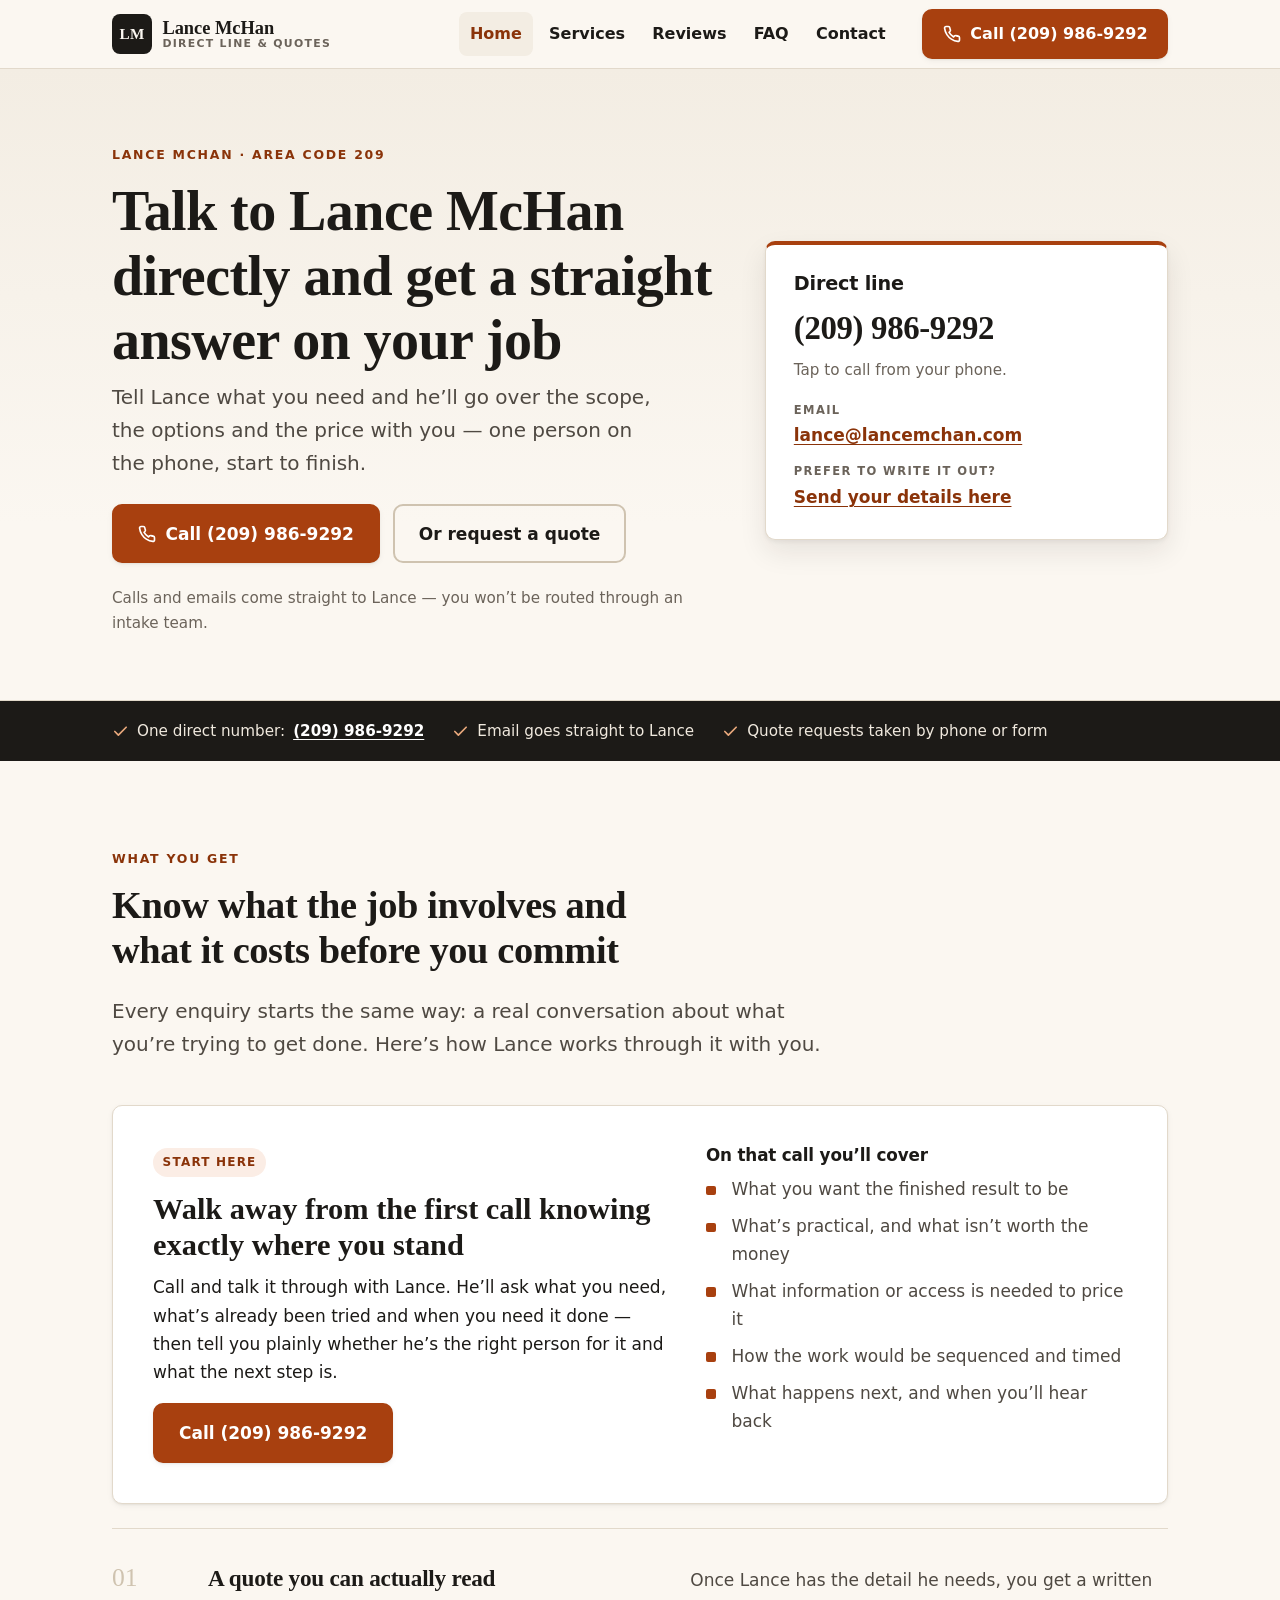
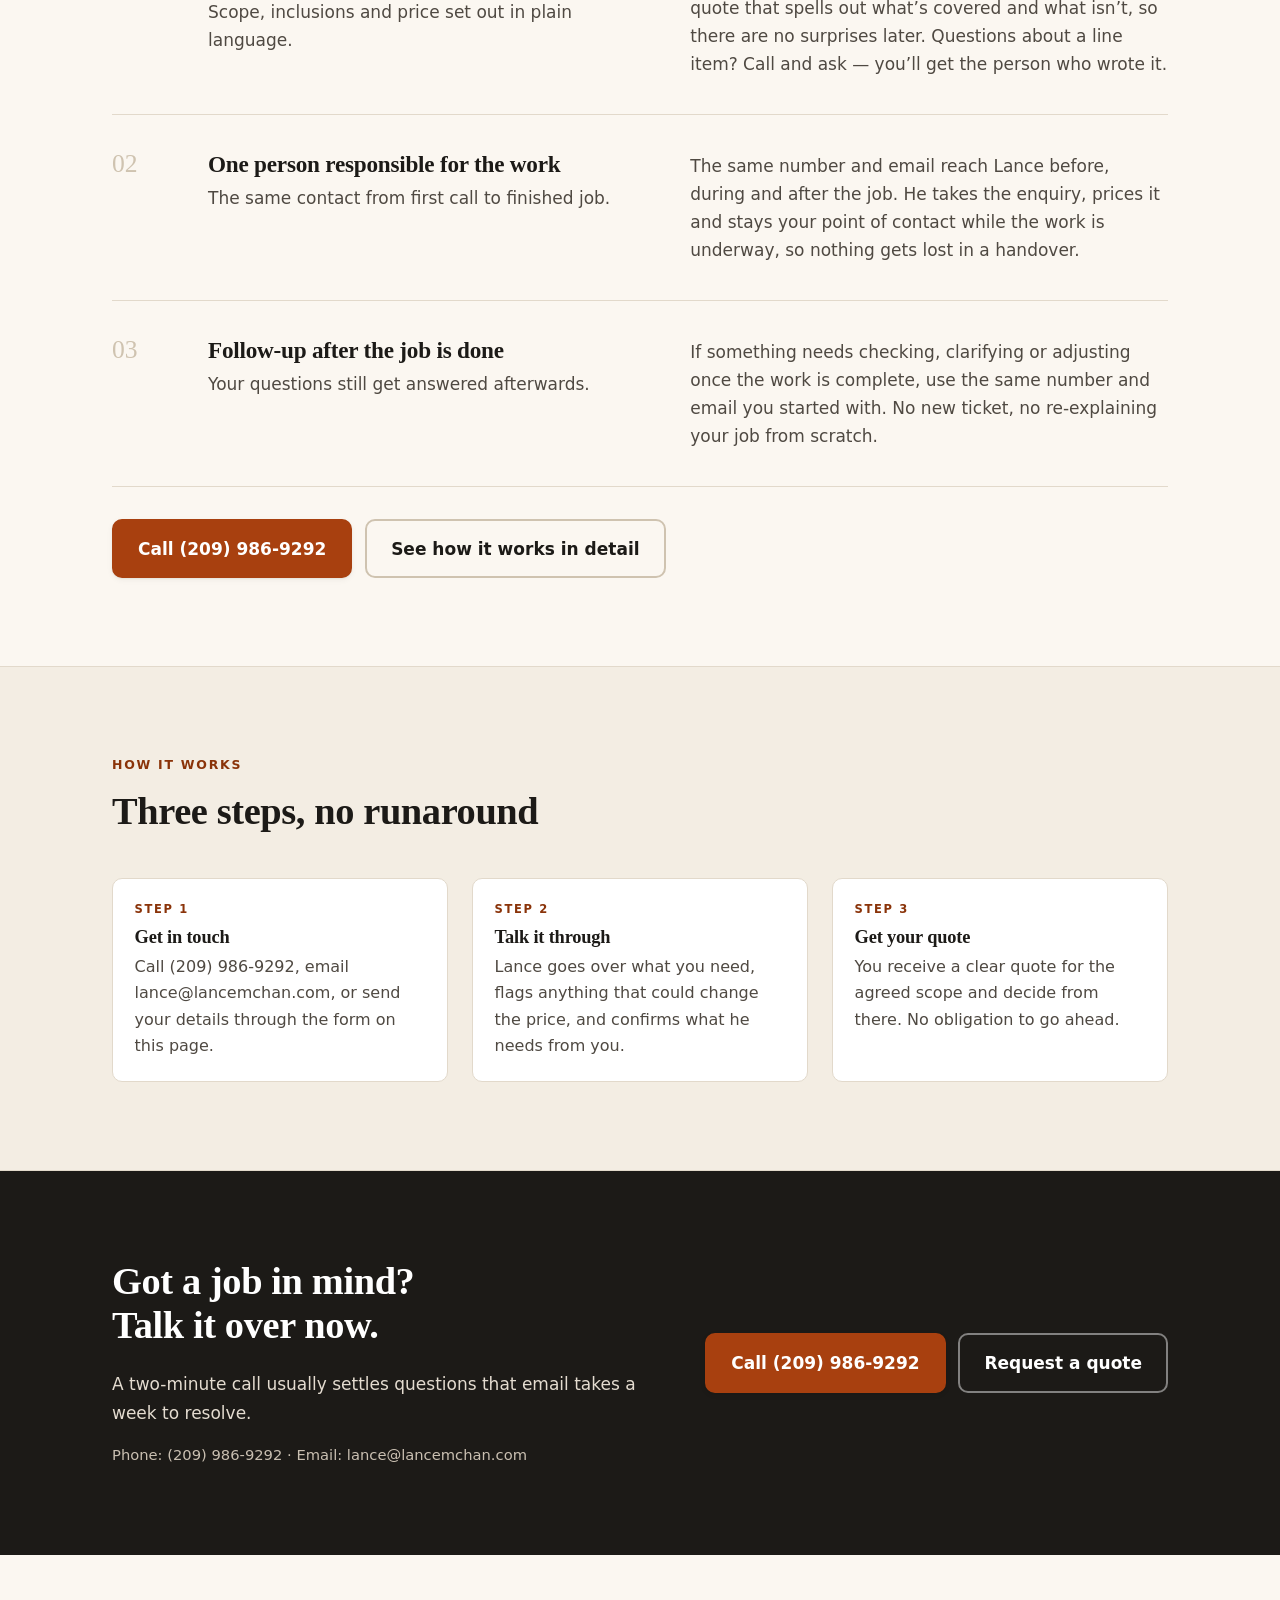
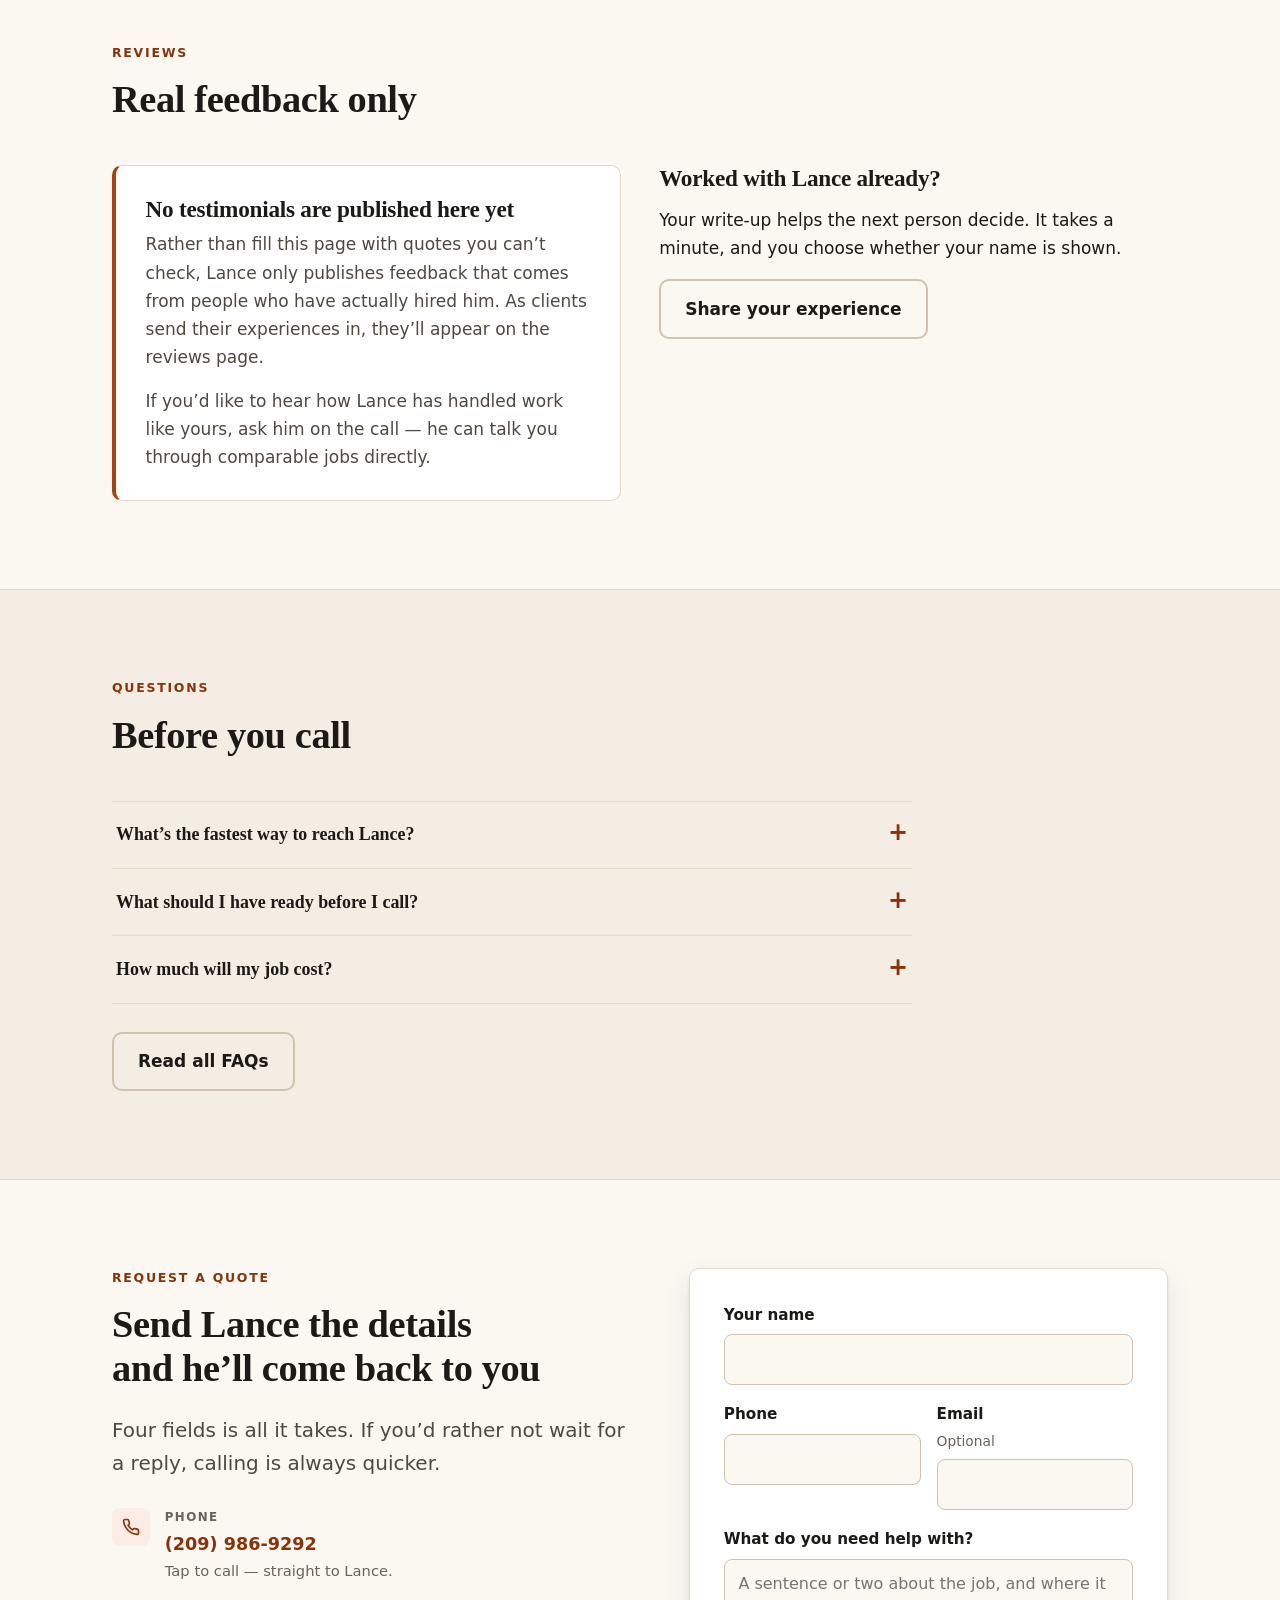
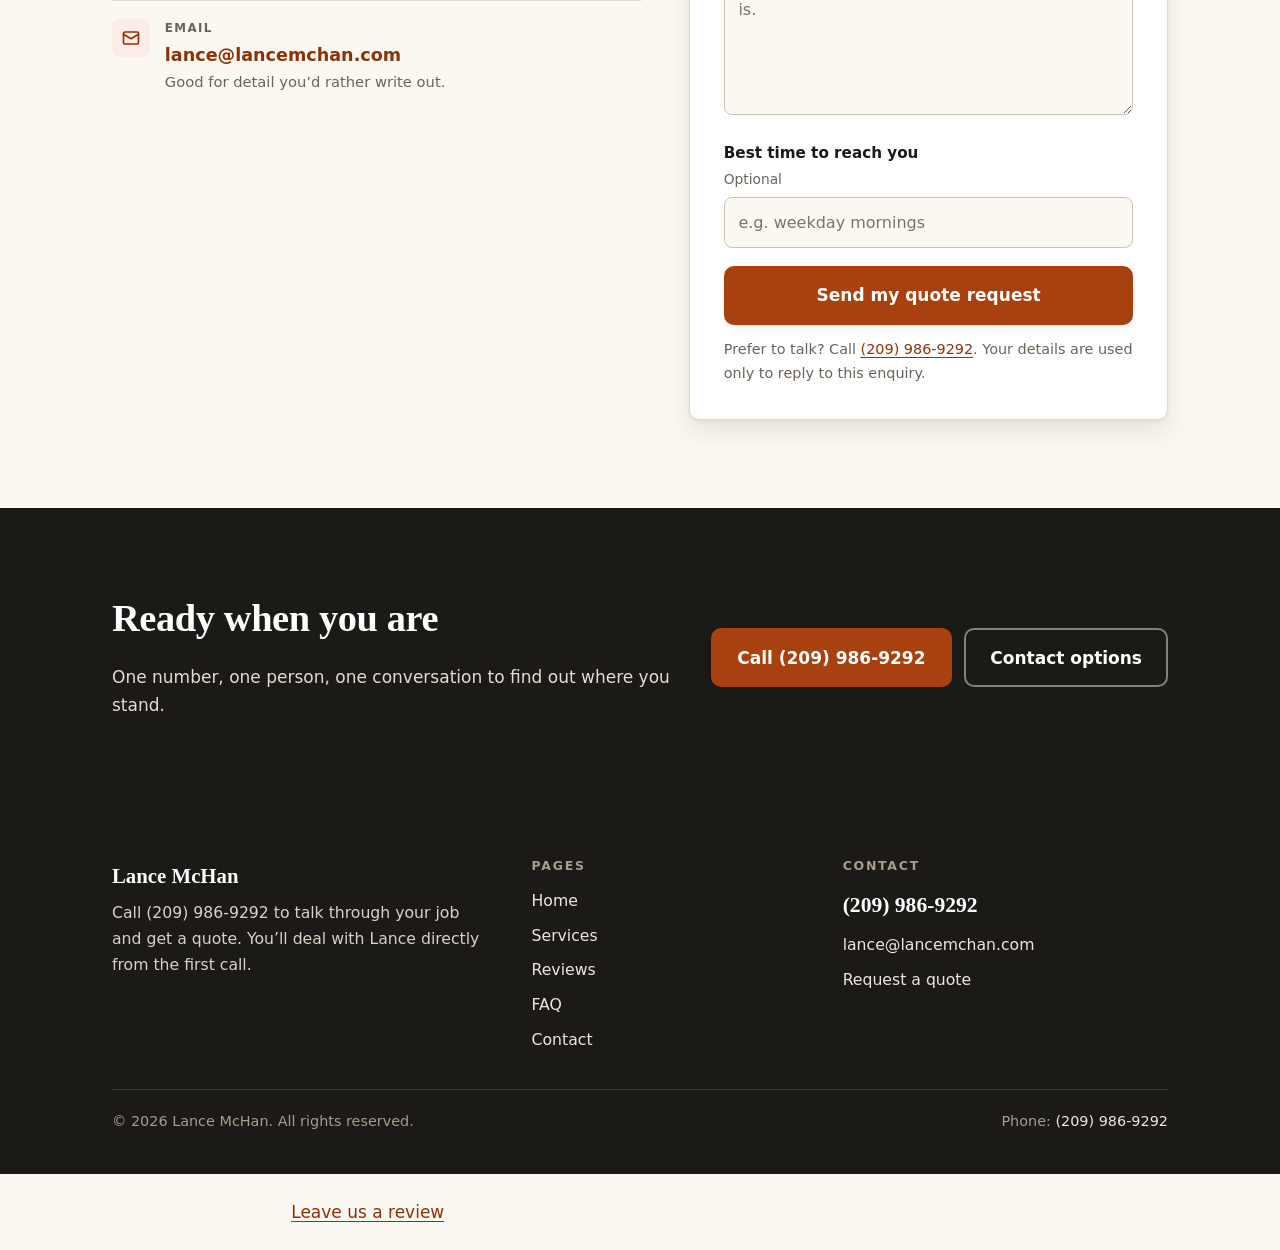
<file: index.html>
<!DOCTYPE html>
<html lang="en">
<head>
<meta charset="utf-8">
<meta name="viewport" content="width=device-width, initial-scale=1">
<title>Lance McHan — Call (209) 986-9292 for a Quote</title>
<meta name="description" content="Work directly with Lance McHan. Call (209) 986-9292 or send a few details and get a straight answer and a quote. Email lance@lancemchan.com.">
<meta name="author" content="Lance McHan">
<meta name="theme-color" content="#1C1A17">
<meta name="robots" content="index, follow">
<meta name="format-detection" content="telephone=yes">

<meta property="og:type" content="website">
<meta property="og:site_name" content="Lance McHan">
<meta property="og:title" content="Lance McHan — Call (209) 986-9292 for a Quote">
<meta property="og:description" content="Work directly with Lance McHan. Call (209) 986-9292 or send a few details and get a straight answer and a quote.">
<meta property="og:locale" content="en_US">
<meta name="twitter:card" content="summary">
<meta name="twitter:title" content="Lance McHan — Call (209) 986-9292 for a Quote">
<meta name="twitter:description" content="Work directly with Lance McHan. Call (209) 986-9292 or send a few details and get a quote.">

<link rel="icon" href="favicon.svg" type="image/svg+xml">
<link rel="apple-touch-icon" href="favicon.svg">
<link rel="stylesheet" href="assets/css/styles.css">
</head>
<body>

<a class="skip-link" href="#main">Skip to main content</a>

<header class="site-header">
  <div class="wrap header-inner">
    <a class="brand" href="index.html">
      <span class="brand-mark" aria-hidden="true">LM</span>
      <span class="brand-text">
        <span class="brand-name">Lance McHan</span>
        <span class="brand-sub">Direct line &amp; quotes</span>
      </span>
    </a>

    <button class="nav-toggle" type="button" aria-expanded="false" aria-controls="primary-nav">
      <span class="nav-toggle-bars" aria-hidden="true"></span>
      <span>Menu</span>
    </button>

    <nav class="site-nav" id="primary-nav" aria-label="Main">
      <ul>
        <li><a href="index.html" aria-current="page">Home</a></li>
        <li><a href="services.html">Services</a></li>
        <li><a href="reviews.html">Reviews</a></li>
        <li><a href="faq.html">FAQ</a></li>
        <li><a href="contact.html">Contact</a></li>
      </ul>
    </nav>

    <a class="btn btn-primary header-call" href="tel:+12099869292">
      <svg width="18" height="18" viewBox="0 0 24 24" fill="none" stroke="currentColor" stroke-width="2.2" stroke-linecap="round" stroke-linejoin="round" aria-hidden="true"><path d="M22 16.9v3a2 2 0 0 1-2.2 2 19.8 19.8 0 0 1-8.6-3.1 19.5 19.5 0 0 1-6-6A19.8 19.8 0 0 1 2.1 4.2 2 2 0 0 1 4.1 2h3a2 2 0 0 1 2 1.7c.1 1 .4 1.9.7 2.8a2 2 0 0 1-.5 2.1L8.1 9.9a16 16 0 0 0 6 6l1.3-1.3a2 2 0 0 1 2.1-.4c.9.3 1.8.6 2.8.7a2 2 0 0 1 1.7 2Z"/></svg>
      Call (209) 986-9292
    </a>
  </div>
</header>

<div class="page-banner" id="submitted-banner" hidden>
  <div class="wrap">
    <svg width="22" height="22" viewBox="0 0 24 24" fill="none" stroke="currentColor" stroke-width="2.2" stroke-linecap="round" stroke-linejoin="round" aria-hidden="true"><path d="M20 6 9 17l-5-5"/></svg>
    <p>Thanks, your message was sent. Lance has your details and will be in touch. Need an answer sooner? Call <a href="tel:+12099869292">(209)&nbsp;986-9292</a>.</p>
  </div>
</div>

<main id="main">

  <!-- ================= HERO ================= -->
  <section class="hero" aria-labelledby="hero-title">
    <div class="wrap hero-grid">
      <div>
        <p class="eyebrow">Lance McHan &middot; Area code 209</p>
        <h1 id="hero-title">Talk to Lance McHan directly and get a straight answer on your job</h1>
        <p class="lede">Tell Lance what you need and he&rsquo;ll go over the scope, the options and the price with you &mdash; one person on the phone, start to finish.</p>

        <div class="btn-row hero-actions">
          <a class="btn btn-primary" href="tel:+12099869292">
            <svg width="18" height="18" viewBox="0 0 24 24" fill="none" stroke="currentColor" stroke-width="2.2" stroke-linecap="round" stroke-linejoin="round" aria-hidden="true"><path d="M22 16.9v3a2 2 0 0 1-2.2 2 19.8 19.8 0 0 1-8.6-3.1 19.5 19.5 0 0 1-6-6A19.8 19.8 0 0 1 2.1 4.2 2 2 0 0 1 4.1 2h3a2 2 0 0 1 2 1.7c.1 1 .4 1.9.7 2.8a2 2 0 0 1-.5 2.1L8.1 9.9a16 16 0 0 0 6 6l1.3-1.3a2 2 0 0 1 2.1-.4c.9.3 1.8.6 2.8.7a2 2 0 0 1 1.7 2Z"/></svg>
            Call (209) 986-9292
          </a>
          <a class="btn btn-ghost" href="#quote">Or request a quote</a>
        </div>

        <p class="hero-reassure">Calls and emails come straight to Lance &mdash; you won&rsquo;t be routed through an intake team.</p>
      </div>

      <div class="call-card">
        <h2>Direct line</h2>
        <a class="phone-big" href="tel:+12099869292">(209) 986-9292</a>
        <p style="font-size:.95rem;color:var(--ink-faint);margin:0;">Tap to call from your phone.</p>
        <dl>
          <div>
            <dt>Email</dt>
            <dd><a href="mailto:lance@lancemchan.com">lance@lancemchan.com</a></dd>
          </div>
          <div>
            <dt>Prefer to write it out?</dt>
            <dd><a href="#quote">Send your details here</a></dd>
          </div>
        </dl>
      </div>
    </div>
  </section>

  <!-- ================= TRUST STRIP (only facts we actually have) ================= -->
  <div class="trust-strip">
    <div class="wrap">
      <ul>
        <li>
          <svg width="17" height="17" viewBox="0 0 24 24" fill="none" stroke="currentColor" stroke-width="2.4" stroke-linecap="round" stroke-linejoin="round" aria-hidden="true"><path d="M20 6 9 17l-5-5"/></svg>
          One direct number: <a href="tel:+12099869292">(209) 986-9292</a>
        </li>
        <li>
          <svg width="17" height="17" viewBox="0 0 24 24" fill="none" stroke="currentColor" stroke-width="2.4" stroke-linecap="round" stroke-linejoin="round" aria-hidden="true"><path d="M20 6 9 17l-5-5"/></svg>
          Email goes straight to Lance
        </li>
        <li>
          <svg width="17" height="17" viewBox="0 0 24 24" fill="none" stroke="currentColor" stroke-width="2.4" stroke-linecap="round" stroke-linejoin="round" aria-hidden="true"><path d="M20 6 9 17l-5-5"/></svg>
          Quote requests taken by phone or form
        </li>
      </ul>
    </div>
  </div>

  <!-- ================= SERVICES ================= -->
  <section id="services" aria-labelledby="services-title">
    <div class="wrap">
      <div class="section-head">
        <p class="eyebrow">What you get</p>
        <h2 id="services-title">Know what the job involves and what it costs before you commit</h2>
        <p class="lede">Every enquiry starts the same way: a real conversation about what you&rsquo;re trying to get done. Here&rsquo;s how Lance works through it with you.</p>
      </div>

      <!-- featured service: different layout from the rows below -->
      <article class="service-feature">
        <div>
          <span class="tag">Start here</span>
          <p class="outcome">Walk away from the first call knowing exactly where you stand</p>
          <p>Call and talk it through with Lance. He&rsquo;ll ask what you need, what&rsquo;s already been tried and when you need it done &mdash; then tell you plainly whether he&rsquo;s the right person for it and what the next step is.</p>
          <div class="btn-row" style="margin-top:1.1rem;">
            <a class="btn btn-primary" href="tel:+12099869292">Call (209) 986-9292</a>
          </div>
        </div>
        <div>
          <h3 style="font-size:1.05rem;font-family:var(--sans);">On that call you&rsquo;ll cover</h3>
          <ul>
            <li>What you want the finished result to be</li>
            <li>What&rsquo;s practical, and what isn&rsquo;t worth the money</li>
            <li>What information or access is needed to price it</li>
            <li>How the work would be sequenced and timed</li>
            <li>What happens next, and when you&rsquo;ll hear back</li>
          </ul>
        </div>
      </article>

      <!-- supporting services as rows, not identical cards -->
      <article class="service-row">
        <div class="num" aria-hidden="true">01</div>
        <div>
          <h3>A quote you can actually read</h3>
          <p>Scope, inclusions and price set out in plain language.</p>
        </div>
        <div>
          <p>Once Lance has the detail he needs, you get a written quote that spells out what&rsquo;s covered and what isn&rsquo;t, so there are no surprises later. Questions about a line item? Call and ask &mdash; you&rsquo;ll get the person who wrote it.</p>
        </div>
      </article>

      <article class="service-row">
        <div class="num" aria-hidden="true">02</div>
        <div>
          <h3>One person responsible for the work</h3>
          <p>The same contact from first call to finished job.</p>
        </div>
        <div>
          <p>The same number and email reach Lance before, during and after the job. He takes the enquiry, prices it and stays your point of contact while the work is underway, so nothing gets lost in a handover.</p>
        </div>
      </article>

      <article class="service-row">
        <div class="num" aria-hidden="true">03</div>
        <div>
          <h3>Follow-up after the job is done</h3>
          <p>Your questions still get answered afterwards.</p>
        </div>
        <div>
          <p>If something needs checking, clarifying or adjusting once the work is complete, use the same number and email you started with. No new ticket, no re-explaining your job from scratch.</p>
        </div>
      </article>

      <div class="btn-row" style="margin-top:2rem;">
        <a class="btn btn-primary" href="tel:+12099869292">Call (209) 986-9292</a>
        <a class="btn btn-ghost" href="services.html">See how it works in detail</a>
      </div>
    </div>
  </section>

  <!-- ================= PROCESS ================= -->
  <section class="process" aria-labelledby="process-title">
    <div class="wrap">
      <div class="section-head">
        <p class="eyebrow">How it works</p>
        <h2 id="process-title">Three steps, no runaround</h2>
      </div>
      <ol class="steps">
        <li>
          <h3>Get in touch</h3>
          <p>Call (209) 986-9292, email lance@lancemchan.com, or send your details through the form on this page.</p>
        </li>
        <li>
          <h3>Talk it through</h3>
          <p>Lance goes over what you need, flags anything that could change the price, and confirms what he needs from you.</p>
        </li>
        <li>
          <h3>Get your quote</h3>
          <p>You receive a clear quote for the agreed scope and decide from there. No obligation to go ahead.</p>
        </li>
      </ol>
    </div>
  </section>

  <!-- ================= PRIMARY ACTION REPEATED ================= -->
  <section class="cta-band" aria-labelledby="cta-mid-title">
    <div class="wrap inner">
      <div>
        <h2 id="cta-mid-title">Got a job in mind? Talk it over now.</h2>
        <p>A two-minute call usually settles questions that email takes a week to resolve.</p>
        <p class="note">Phone: (209) 986-9292 &middot; Email: lance@lancemchan.com</p>
      </div>
      <div class="btn-row">
        <a class="btn btn-primary" href="tel:+12099869292">Call (209) 986-9292</a>
        <a class="btn btn-ghost" href="#quote">Request a quote</a>
      </div>
    </div>
  </section>

  <!-- ================= REVIEWS (honest: nothing invented) ================= -->
  <section id="reviews" aria-labelledby="reviews-title">
    <div class="wrap">
      <div class="section-head">
        <p class="eyebrow">Reviews</p>
        <h2 id="reviews-title">Real feedback only</h2>
      </div>
      <div class="review-panel">
        <div class="review-note">
          <h3>No testimonials are published here yet</h3>
          <p>Rather than fill this page with quotes you can&rsquo;t check, Lance only publishes feedback that comes from people who have actually hired him. As clients send their experiences in, they&rsquo;ll appear on the reviews page.</p>
          <p>If you&rsquo;d like to hear how Lance has handled work like yours, ask him on the call &mdash; he can talk you through comparable jobs directly.</p>
        </div>
        <div>
          <h3>Worked with Lance already?</h3>
          <p>Your write-up helps the next person decide. It takes a minute, and you choose whether your name is shown.</p>
          <div class="btn-row" style="margin-top:1.1rem;">
            <a class="btn btn-ghost" href="reviews.html">Share your experience</a>
          </div>
        </div>
      </div>
    </div>
  </section>

  <!-- ================= FAQ PREVIEW ================= -->
  <section class="process" aria-labelledby="faq-title">
    <div class="wrap">
      <div class="section-head">
        <p class="eyebrow">Questions</p>
        <h2 id="faq-title">Before you call</h2>
      </div>

      <div class="faq-list">
        <details class="faq-item">
          <summary>What&rsquo;s the fastest way to reach Lance?</summary>
          <div class="faq-answer">
            <p>Phone. Call <a href="tel:+12099869292">(209) 986-9292</a> and you&rsquo;re talking to Lance rather than an intake team. If it&rsquo;s easier to write it out, email <a href="mailto:lance@lancemchan.com">lance@lancemchan.com</a> or use the quote form below &mdash; both land with him too.</p>
          </div>
        </details>

        <details class="faq-item">
          <summary>What should I have ready before I call?</summary>
          <div class="faq-answer">
            <p>A short description of what you need done, where it is, roughly when you&rsquo;d like it handled, and the best number or email to reach you on. Anything you already have &mdash; measurements, a previous quote, photos you can describe &mdash; makes the call shorter.</p>
          </div>
        </details>

        <details class="faq-item">
          <summary>How much will my job cost?</summary>
          <div class="faq-answer">
            <p>Pricing depends on the specifics of the work, so there&rsquo;s no list price on this site. Call or send your details and Lance will go through the numbers for your job with you.</p>
          </div>
        </details>
      </div>

      <div class="btn-row" style="margin-top:1.75rem;">
        <a class="btn btn-ghost" href="faq.html">Read all FAQs</a>
      </div>
    </div>
  </section>

  <!-- ================= QUOTE FORM ================= -->
  <section id="quote" aria-labelledby="quote-title">
    <div class="wrap form-shell">
      <div>
        <p class="eyebrow">Request a quote</p>
        <h2 id="quote-title">Send Lance the details and he&rsquo;ll come back to you</h2>
        <p class="lede">Four fields is all it takes. If you&rsquo;d rather not wait for a reply, calling is always quicker.</p>

        <ul class="contact-list" style="margin-top:1.75rem;">
          <li>
            <span class="contact-icon" aria-hidden="true">
              <svg width="18" height="18" viewBox="0 0 24 24" fill="none" stroke="currentColor" stroke-width="2.2" stroke-linecap="round" stroke-linejoin="round"><path d="M22 16.9v3a2 2 0 0 1-2.2 2 19.8 19.8 0 0 1-8.6-3.1 19.5 19.5 0 0 1-6-6A19.8 19.8 0 0 1 2.1 4.2 2 2 0 0 1 4.1 2h3a2 2 0 0 1 2 1.7c.1 1 .4 1.9.7 2.8a2 2 0 0 1-.5 2.1L8.1 9.9a16 16 0 0 0 6 6l1.3-1.3a2 2 0 0 1 2.1-.4c.9.3 1.8.6 2.8.7a2 2 0 0 1 1.7 2Z"/></svg>
            </span>
            <span>
              <span class="label">Phone</span>
              <a class="value" href="tel:+12099869292">(209) 986-9292</a>
              <span class="sub">Tap to call &mdash; straight to Lance.</span>
            </span>
          </li>
          <li>
            <span class="contact-icon" aria-hidden="true">
              <svg width="18" height="18" viewBox="0 0 24 24" fill="none" stroke="currentColor" stroke-width="2.2" stroke-linecap="round" stroke-linejoin="round"><path d="M4 4h16a2 2 0 0 1 2 2v12a2 2 0 0 1-2 2H4a2 2 0 0 1-2-2V6a2 2 0 0 1 2-2Z"/><path d="m22 7-10 6L2 7"/></svg>
            </span>
            <span>
              <span class="label">Email</span>
              <a class="value" href="mailto:lance@lancemchan.com">lance@lancemchan.com</a>
              <span class="sub">Good for detail you&rsquo;d rather write out.</span>
            </span>
          </li>
        </ul>
      </div>

      <div class="form-card">
        <div class="form-status" hidden></div>

        <form method="POST" action="https://vision.leadrai.com/api/forms/c210a3fc5d063e01e79c357d8eb8c4f1" data-leadr>
          <input type="hidden" name="_form" value="Quote request">
          <input type="hidden" name="_page" value="">
          <input type="text" name="_gotcha" tabindex="-1" autocomplete="off" style="display:none">

          <div class="field">
            <label for="q-name">Your name</label>
            <input type="text" id="q-name" name="name" autocomplete="name" required>
          </div>

          <div class="field-pair">
            <div class="field">
              <label for="q-phone">Phone</label>
              <input type="tel" id="q-phone" name="phone" autocomplete="tel" inputmode="tel" required>
            </div>
            <div class="field">
              <label for="q-email">Email <span class="hint">Optional</span></label>
              <input type="email" id="q-email" name="email" autocomplete="email">
            </div>
          </div>

          <div class="field">
            <label for="q-service">What do you need help with?</label>
            <textarea id="q-service" name="What you need" rows="5" required placeholder="A sentence or two about the job, and where it is."></textarea>
          </div>

          <div class="field">
            <label for="q-best-time">Best time to reach you <span class="hint">Optional</span></label>
            <input type="text" id="q-best-time" name="Best time to reach you" placeholder="e.g. weekday mornings">
          </div>

          <button class="btn btn-primary btn-block" type="submit">Send my quote request</button>

          <div class="form-foot">
            <p>Prefer to talk? Call <a href="tel:+12099869292">(209) 986-9292</a>. Your details are used only to reply to this enquiry.</p>
          </div>
        </form>
      </div>
    </div>
  </section>

  <!-- ================= FINAL PRIMARY ACTION ================= -->
  <section class="cta-band" aria-labelledby="cta-end-title">
    <div class="wrap inner">
      <div>
        <h2 id="cta-end-title">Ready when you are</h2>
        <p>One number, one person, one conversation to find out where you stand.</p>
      </div>
      <div class="btn-row">
        <a class="btn btn-primary" href="tel:+12099869292">Call (209) 986-9292</a>
        <a class="btn btn-ghost" href="contact.html">Contact options</a>
      </div>
    </div>
  </section>

</main>

<footer class="site-footer">
  <div class="wrap">
    <div class="footer-grid">
      <div>
        <span class="brand-name">Lance McHan</span>
        <p>Call (209) 986-9292 to talk through your job and get a quote. You&rsquo;ll deal with Lance directly from the first call.</p>
      </div>
      <nav aria-labelledby="footer-nav-title">
        <h2 id="footer-nav-title">Pages</h2>
        <ul>
          <li><a href="index.html">Home</a></li>
          <li><a href="services.html">Services</a></li>
          <li><a href="reviews.html">Reviews</a></li>
          <li><a href="faq.html">FAQ</a></li>
          <li><a href="contact.html">Contact</a></li>
        </ul>
      </nav>
      <div>
        <h2>Contact</h2>
        <ul>
          <li><a class="footer-phone" href="tel:+12099869292">(209) 986-9292</a></li>
          <li><a href="mailto:lance@lancemchan.com">lance@lancemchan.com</a></li>
          <li><a href="contact.html">Request a quote</a></li>
        </ul>
      </div>
    </div>
    <div class="footer-bottom">
      <p>&copy; <span data-year>2026</span> Lance McHan. All rights reserved.</p>
      <p>Phone: <a href="tel:+12099869292">(209) 986-9292</a></p>
    </div>
  </div>
</footer>

<div class="call-bar">
  <a class="btn btn-primary" href="tel:+12099869292">
    <svg width="18" height="18" viewBox="0 0 24 24" fill="none" stroke="currentColor" stroke-width="2.2" stroke-linecap="round" stroke-linejoin="round" aria-hidden="true"><path d="M22 16.9v3a2 2 0 0 1-2.2 2 19.8 19.8 0 0 1-8.6-3.1 19.5 19.5 0 0 1-6-6A19.8 19.8 0 0 1 2.1 4.2 2 2 0 0 1 4.1 2h3a2 2 0 0 1 2 1.7c.1 1 .4 1.9.7 2.8a2 2 0 0 1-.5 2.1L8.1 9.9a16 16 0 0 0 6 6l1.3-1.3a2 2 0 0 1 2.1-.4c.9.3 1.8.6 2.8.7a2 2 0 0 1 1.7 2Z"/></svg>
    Call (209) 986-9292
  </a>
  <a class="btn btn-ghost" href="#quote">Quote</a>
</div>

<script src="assets/js/main.js" defer></script>
<script src="https://vision.leadrai.com/widget/loader.js" data-lv-widget data-kind="chatbot" data-widget="c74ecf85-e5a3-45e0-8c84-c6ad9a8efd60" async></script>
<p data-lv-review="1" style="text-align:center;margin:24px 0"><a href="/review">Leave us a review</a></p>
<script src="https://vision.leadrai.com/widget/loader.js" data-lv-widget data-kind="voice" data-widget="4c00cc5b-88ee-47fd-9860-2c0561db36b4" async></script>
<script defer src="https://static.cloudflareinsights.com/beacon.min.js" data-cf-beacon='{"token": "0a932598fc5b4cc9baf156d875620bd1"}'></script>
<script defer data-lv-track src="https://vision.leadrai.com/api/forms/c210a3fc5d063e01e79c357d8eb8c4f1/t.js"></script>
</body>
</html>
</file>
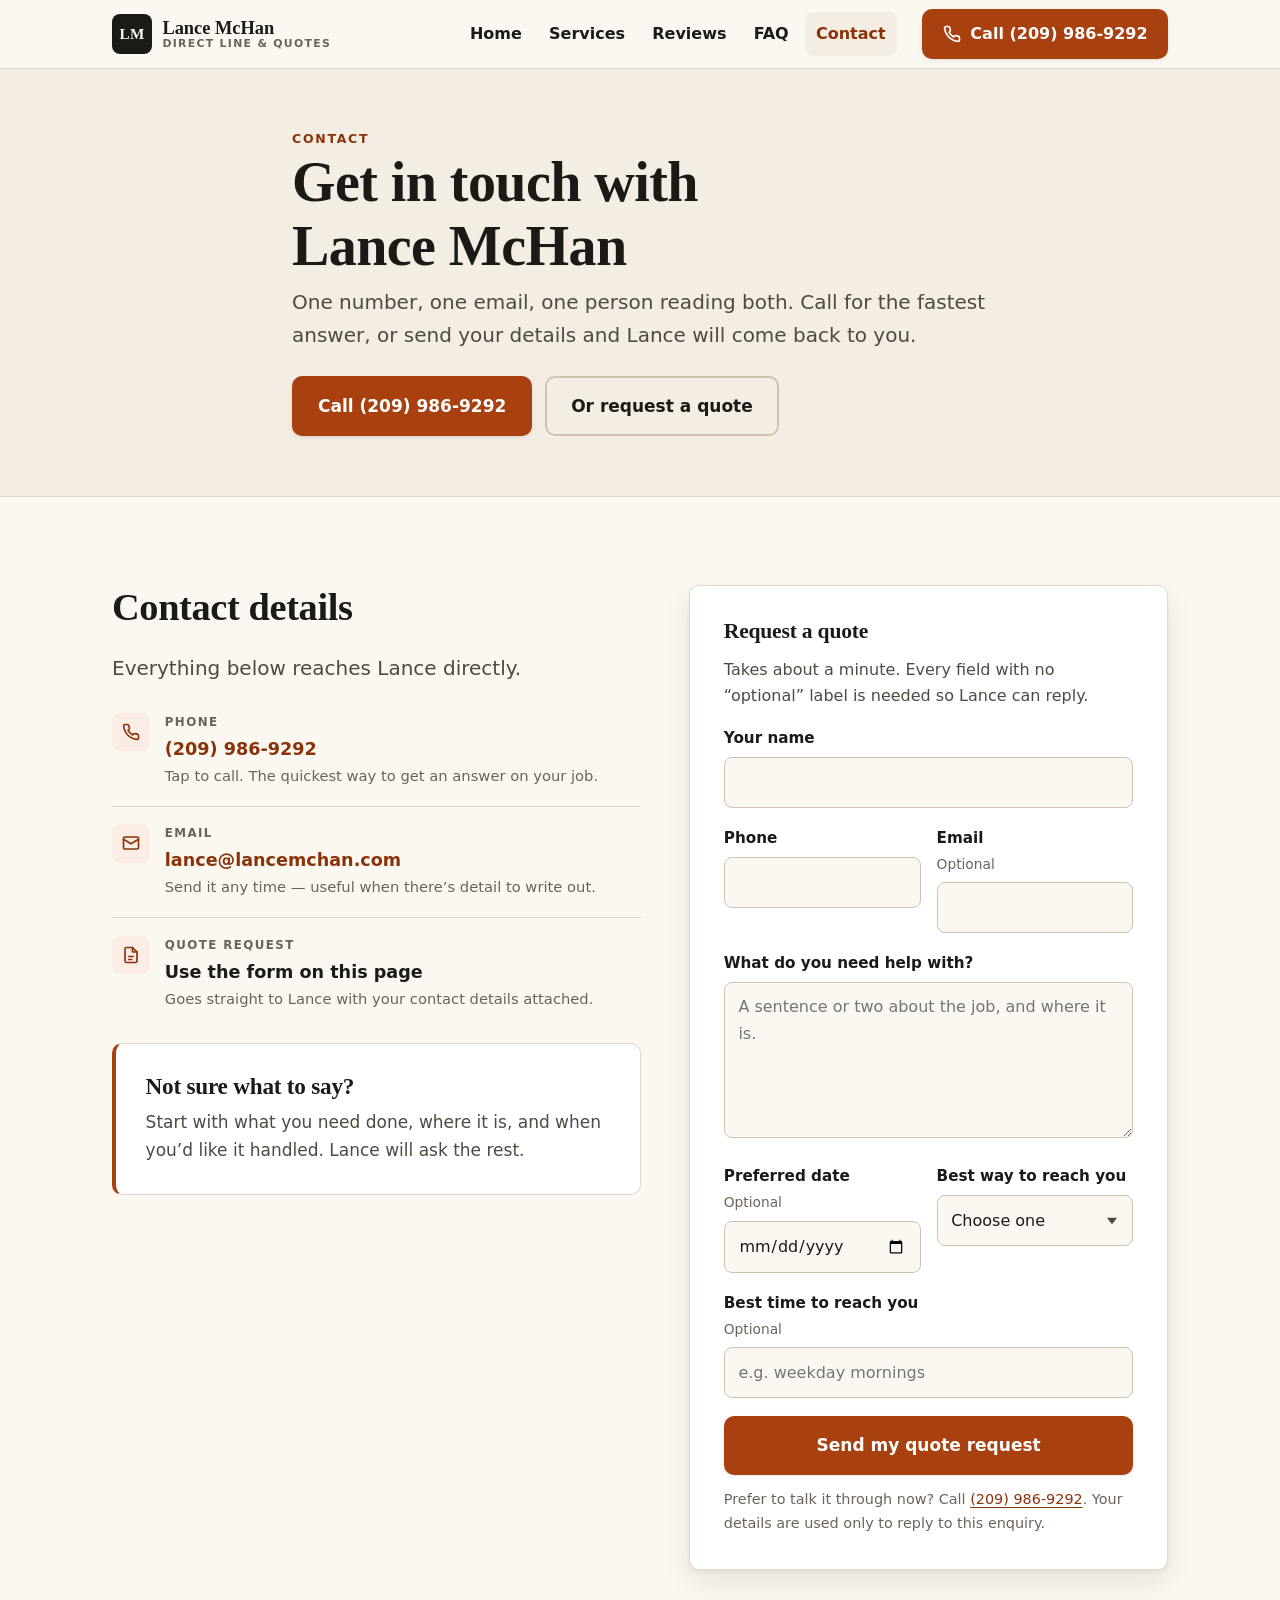
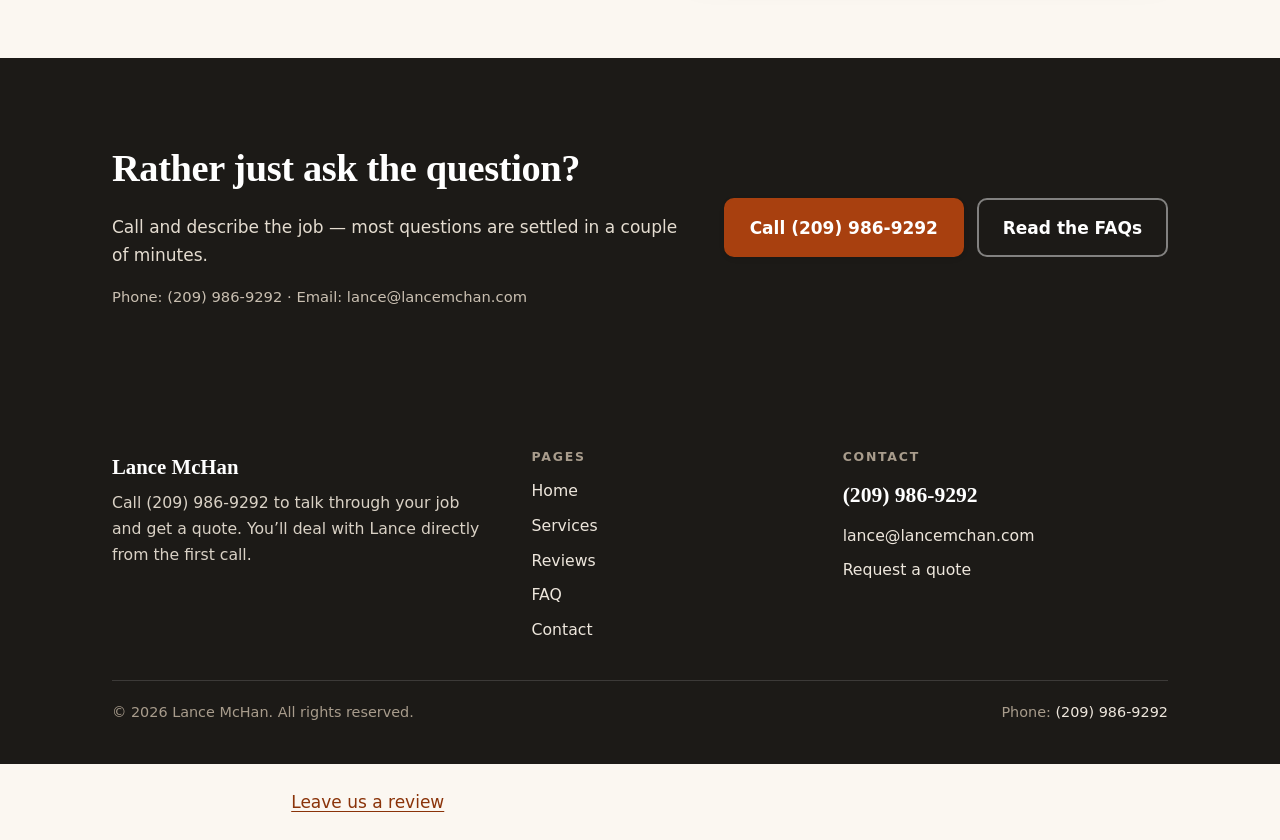
<file: contact.html>
<!DOCTYPE html>
<html lang="en">
<head>
<meta charset="utf-8">
<meta name="viewport" content="width=device-width, initial-scale=1">
<title>Contact &amp; Quote Request | Lance McHan — (209) 986-9292</title>
<meta name="description" content="Call Lance McHan on (209) 986-9292, email lance@lancemchan.com, or send a quote request. Calls and messages go straight to Lance.">
<meta name="author" content="Lance McHan">
<meta name="theme-color" content="#1C1A17">
<meta name="robots" content="index, follow">
<meta name="format-detection" content="telephone=yes">

<meta property="og:type" content="website">
<meta property="og:site_name" content="Lance McHan">
<meta property="og:title" content="Contact &amp; Quote Request | Lance McHan">
<meta property="og:description" content="Call (209) 986-9292, email lance@lancemchan.com, or send a quote request.">
<meta property="og:locale" content="en_US">
<meta name="twitter:card" content="summary">
<meta name="twitter:title" content="Contact &amp; Quote Request | Lance McHan">
<meta name="twitter:description" content="Call (209) 986-9292, email lance@lancemchan.com, or send a quote request.">

<link rel="icon" href="favicon.svg" type="image/svg+xml">
<link rel="apple-touch-icon" href="favicon.svg">
<link rel="stylesheet" href="assets/css/styles.css">
</head>
<body>

<a class="skip-link" href="#main">Skip to main content</a>

<header class="site-header">
  <div class="wrap header-inner">
    <a class="brand" href="index.html">
      <span class="brand-mark" aria-hidden="true">LM</span>
      <span class="brand-text">
        <span class="brand-name">Lance McHan</span>
        <span class="brand-sub">Direct line &amp; quotes</span>
      </span>
    </a>

    <button class="nav-toggle" type="button" aria-expanded="false" aria-controls="primary-nav">
      <span class="nav-toggle-bars" aria-hidden="true"></span>
      <span>Menu</span>
    </button>

    <nav class="site-nav" id="primary-nav" aria-label="Main">
      <ul>
        <li><a href="index.html">Home</a></li>
        <li><a href="services.html">Services</a></li>
        <li><a href="reviews.html">Reviews</a></li>
        <li><a href="faq.html">FAQ</a></li>
        <li><a href="contact.html" aria-current="page">Contact</a></li>
      </ul>
    </nav>

    <a class="btn btn-primary header-call" href="tel:+12099869292">
      <svg width="18" height="18" viewBox="0 0 24 24" fill="none" stroke="currentColor" stroke-width="2.2" stroke-linecap="round" stroke-linejoin="round" aria-hidden="true"><path d="M22 16.9v3a2 2 0 0 1-2.2 2 19.8 19.8 0 0 1-8.6-3.1 19.5 19.5 0 0 1-6-6A19.8 19.8 0 0 1 2.1 4.2 2 2 0 0 1 4.1 2h3a2 2 0 0 1 2 1.7c.1 1 .4 1.9.7 2.8a2 2 0 0 1-.5 2.1L8.1 9.9a16 16 0 0 0 6 6l1.3-1.3a2 2 0 0 1 2.1-.4c.9.3 1.8.6 2.8.7a2 2 0 0 1 1.7 2Z"/></svg>
      Call (209) 986-9292
    </a>
  </div>
</header>

<div class="page-banner" id="submitted-banner" hidden>
  <div class="wrap">
    <svg width="22" height="22" viewBox="0 0 24 24" fill="none" stroke="currentColor" stroke-width="2.2" stroke-linecap="round" stroke-linejoin="round" aria-hidden="true"><path d="M20 6 9 17l-5-5"/></svg>
    <p>Thanks, your message was sent. Lance has your details and will be in touch. Need an answer sooner? Call <a href="tel:+12099869292">(209)&nbsp;986-9292</a>.</p>
  </div>
</div>

<main id="main">

  <section class="page-hero" aria-labelledby="page-title">
    <div class="wrap narrow">
      <p class="eyebrow">Contact</p>
      <h1 id="page-title">Get in touch with Lance McHan</h1>
      <p class="lede">One number, one email, one person reading both. Call for the fastest answer, or send your details and Lance will come back to you.</p>
      <div class="btn-row" style="margin-top:1.5rem;">
        <a class="btn btn-primary" href="tel:+12099869292">Call (209) 986-9292</a>
        <a class="btn btn-ghost" href="#quote">Or request a quote</a>
      </div>
    </div>
  </section>

  <!-- ================= CONTACT DETAILS + FORM ================= -->
  <section id="quote" aria-labelledby="quote-title">
    <div class="wrap form-shell">
      <div>
        <h2 id="quote-title">Contact details</h2>
        <p class="lede">Everything below reaches Lance directly.</p>

        <ul class="contact-list" style="margin-top:1.75rem;">
          <li>
            <span class="contact-icon" aria-hidden="true">
              <svg width="18" height="18" viewBox="0 0 24 24" fill="none" stroke="currentColor" stroke-width="2.2" stroke-linecap="round" stroke-linejoin="round"><path d="M22 16.9v3a2 2 0 0 1-2.2 2 19.8 19.8 0 0 1-8.6-3.1 19.5 19.5 0 0 1-6-6A19.8 19.8 0 0 1 2.1 4.2 2 2 0 0 1 4.1 2h3a2 2 0 0 1 2 1.7c.1 1 .4 1.9.7 2.8a2 2 0 0 1-.5 2.1L8.1 9.9a16 16 0 0 0 6 6l1.3-1.3a2 2 0 0 1 2.1-.4c.9.3 1.8.6 2.8.7a2 2 0 0 1 1.7 2Z"/></svg>
            </span>
            <span>
              <span class="label">Phone</span>
              <a class="value" href="tel:+12099869292">(209) 986-9292</a>
              <span class="sub">Tap to call. The quickest way to get an answer on your job.</span>
            </span>
          </li>
          <li>
            <span class="contact-icon" aria-hidden="true">
              <svg width="18" height="18" viewBox="0 0 24 24" fill="none" stroke="currentColor" stroke-width="2.2" stroke-linecap="round" stroke-linejoin="round"><path d="M4 4h16a2 2 0 0 1 2 2v12a2 2 0 0 1-2 2H4a2 2 0 0 1-2-2V6a2 2 0 0 1 2-2Z"/><path d="m22 7-10 6L2 7"/></svg>
            </span>
            <span>
              <span class="label">Email</span>
              <a class="value" href="mailto:lance@lancemchan.com">lance@lancemchan.com</a>
              <span class="sub">Send it any time &mdash; useful when there&rsquo;s detail to write out.</span>
            </span>
          </li>
          <li>
            <span class="contact-icon" aria-hidden="true">
              <svg width="18" height="18" viewBox="0 0 24 24" fill="none" stroke="currentColor" stroke-width="2.2" stroke-linecap="round" stroke-linejoin="round"><path d="M14 2H6a2 2 0 0 0-2 2v16a2 2 0 0 0 2 2h12a2 2 0 0 0 2-2V8Z"/><path d="M14 2v6h6"/><path d="M9 14h6"/><path d="M9 18h4"/></svg>
            </span>
            <span>
              <span class="label">Quote request</span>
              <span class="value">Use the form on this page</span>
              <span class="sub">Goes straight to Lance with your contact details attached.</span>
            </span>
          </li>
        </ul>

        <div class="review-note" style="margin-top:2rem;">
          <h3>Not sure what to say?</h3>
          <p>Start with what you need done, where it is, and when you&rsquo;d like it handled. Lance will ask the rest.</p>
        </div>
      </div>

      <div class="form-card">
        <h2 style="font-size:1.35rem;">Request a quote</h2>
        <p style="color:var(--ink-soft);font-size:1rem;">Takes about a minute. Every field with no &ldquo;optional&rdquo; label is needed so Lance can reply.</p>

        <div class="form-status" hidden></div>

        <form method="POST" action="https://vision.leadrai.com/api/forms/c210a3fc5d063e01e79c357d8eb8c4f1" data-leadr>
          <input type="hidden" name="_form" value="Quote request">
          <input type="hidden" name="_page" value="">
          <input type="text" name="_gotcha" tabindex="-1" autocomplete="off" style="display:none">

          <div class="field">
            <label for="c-name">Your name</label>
            <input type="text" id="c-name" name="name" autocomplete="name" required>
          </div>

          <div class="field-pair">
            <div class="field">
              <label for="c-phone">Phone</label>
              <input type="tel" id="c-phone" name="phone" autocomplete="tel" inputmode="tel" required>
            </div>
            <div class="field">
              <label for="c-email">Email <span class="hint">Optional</span></label>
              <input type="email" id="c-email" name="email" autocomplete="email">
            </div>
          </div>

          <div class="field">
            <label for="c-service">What do you need help with?</label>
            <textarea id="c-service" name="What you need" rows="5" required placeholder="A sentence or two about the job, and where it is."></textarea>
          </div>

          <div class="field-pair">
            <div class="field">
              <label for="c-date">Preferred date <span class="hint">Optional</span></label>
              <input type="date" id="c-date" name="Preferred date">
            </div>
            <div class="field">
              <label for="c-contact-method">Best way to reach you</label>
              <select id="c-contact-method" name="Best way to reach you" required>
                <option value="">Choose one</option>
                <option value="Phone call">Phone call</option>
                <option value="Email">Email</option>
                <option value="Either is fine">Either is fine</option>
              </select>
            </div>
          </div>

          <div class="field">
            <label for="c-best-time">Best time to reach you <span class="hint">Optional</span></label>
            <input type="text" id="c-best-time" name="Best time to reach you" placeholder="e.g. weekday mornings">
          </div>

          <button class="btn btn-primary btn-block" type="submit">Send my quote request</button>

          <div class="form-foot">
            <p>Prefer to talk it through now? Call <a href="tel:+12099869292">(209) 986-9292</a>. Your details are used only to reply to this enquiry.</p>
          </div>
        </form>
      </div>
    </div>
  </section>

  <section class="cta-band" aria-labelledby="cta-end-title">
    <div class="wrap inner">
      <div>
        <h2 id="cta-end-title">Rather just ask the question?</h2>
        <p>Call and describe the job &mdash; most questions are settled in a couple of minutes.</p>
        <p class="note">Phone: (209) 986-9292 &middot; Email: lance@lancemchan.com</p>
      </div>
      <div class="btn-row">
        <a class="btn btn-primary" href="tel:+12099869292">Call (209) 986-9292</a>
        <a class="btn btn-ghost" href="faq.html">Read the FAQs</a>
      </div>
    </div>
  </section>

</main>

<footer class="site-footer">
  <div class="wrap">
    <div class="footer-grid">
      <div>
        <span class="brand-name">Lance McHan</span>
        <p>Call (209) 986-9292 to talk through your job and get a quote. You&rsquo;ll deal with Lance directly from the first call.</p>
      </div>
      <nav aria-labelledby="footer-nav-title">
        <h2 id="footer-nav-title">Pages</h2>
        <ul>
          <li><a href="index.html">Home</a></li>
          <li><a href="services.html">Services</a></li>
          <li><a href="reviews.html">Reviews</a></li>
          <li><a href="faq.html">FAQ</a></li>
          <li><a href="contact.html">Contact</a></li>
        </ul>
      </nav>
      <div>
        <h2>Contact</h2>
        <ul>
          <li><a class="footer-phone" href="tel:+12099869292">(209) 986-9292</a></li>
          <li><a href="mailto:lance@lancemchan.com">lance@lancemchan.com</a></li>
          <li><a href="contact.html">Request a quote</a></li>
        </ul>
      </div>
    </div>
    <div class="footer-bottom">
      <p>&copy; <span data-year>2026</span> Lance McHan. All rights reserved.</p>
      <p>Phone: <a href="tel:+12099869292">(209) 986-9292</a></p>
    </div>
  </div>
</footer>

<div class="call-bar">
  <a class="btn btn-primary" href="tel:+12099869292">
    <svg width="18" height="18" viewBox="0 0 24 24" fill="none" stroke="currentColor" stroke-width="2.2" stroke-linecap="round" stroke-linejoin="round" aria-hidden="true"><path d="M22 16.9v3a2 2 0 0 1-2.2 2 19.8 19.8 0 0 1-8.6-3.1 19.5 19.5 0 0 1-6-6A19.8 19.8 0 0 1 2.1 4.2 2 2 0 0 1 4.1 2h3a2 2 0 0 1 2 1.7c.1 1 .4 1.9.7 2.8a2 2 0 0 1-.5 2.1L8.1 9.9a16 16 0 0 0 6 6l1.3-1.3a2 2 0 0 1 2.1-.4c.9.3 1.8.6 2.8.7a2 2 0 0 1 1.7 2Z"/></svg>
    Call (209) 986-9292
  </a>
  <a class="btn btn-ghost" href="#quote">Quote</a>
</div>

<script src="assets/js/main.js" defer></script>
<script src="https://vision.leadrai.com/widget/loader.js" data-lv-widget data-kind="chatbot" data-widget="c74ecf85-e5a3-45e0-8c84-c6ad9a8efd60" async></script>
<p data-lv-review="1" style="text-align:center;margin:24px 0"><a href="/review">Leave us a review</a></p>
<script src="https://vision.leadrai.com/widget/loader.js" data-lv-widget data-kind="voice" data-widget="4c00cc5b-88ee-47fd-9860-2c0561db36b4" async></script>
<script defer src="https://static.cloudflareinsights.com/beacon.min.js" data-cf-beacon='{"token": "0a932598fc5b4cc9baf156d875620bd1"}'></script>
<script defer data-lv-track src="https://vision.leadrai.com/api/forms/c210a3fc5d063e01e79c357d8eb8c4f1/t.js"></script>
</body>
</html>
</file>
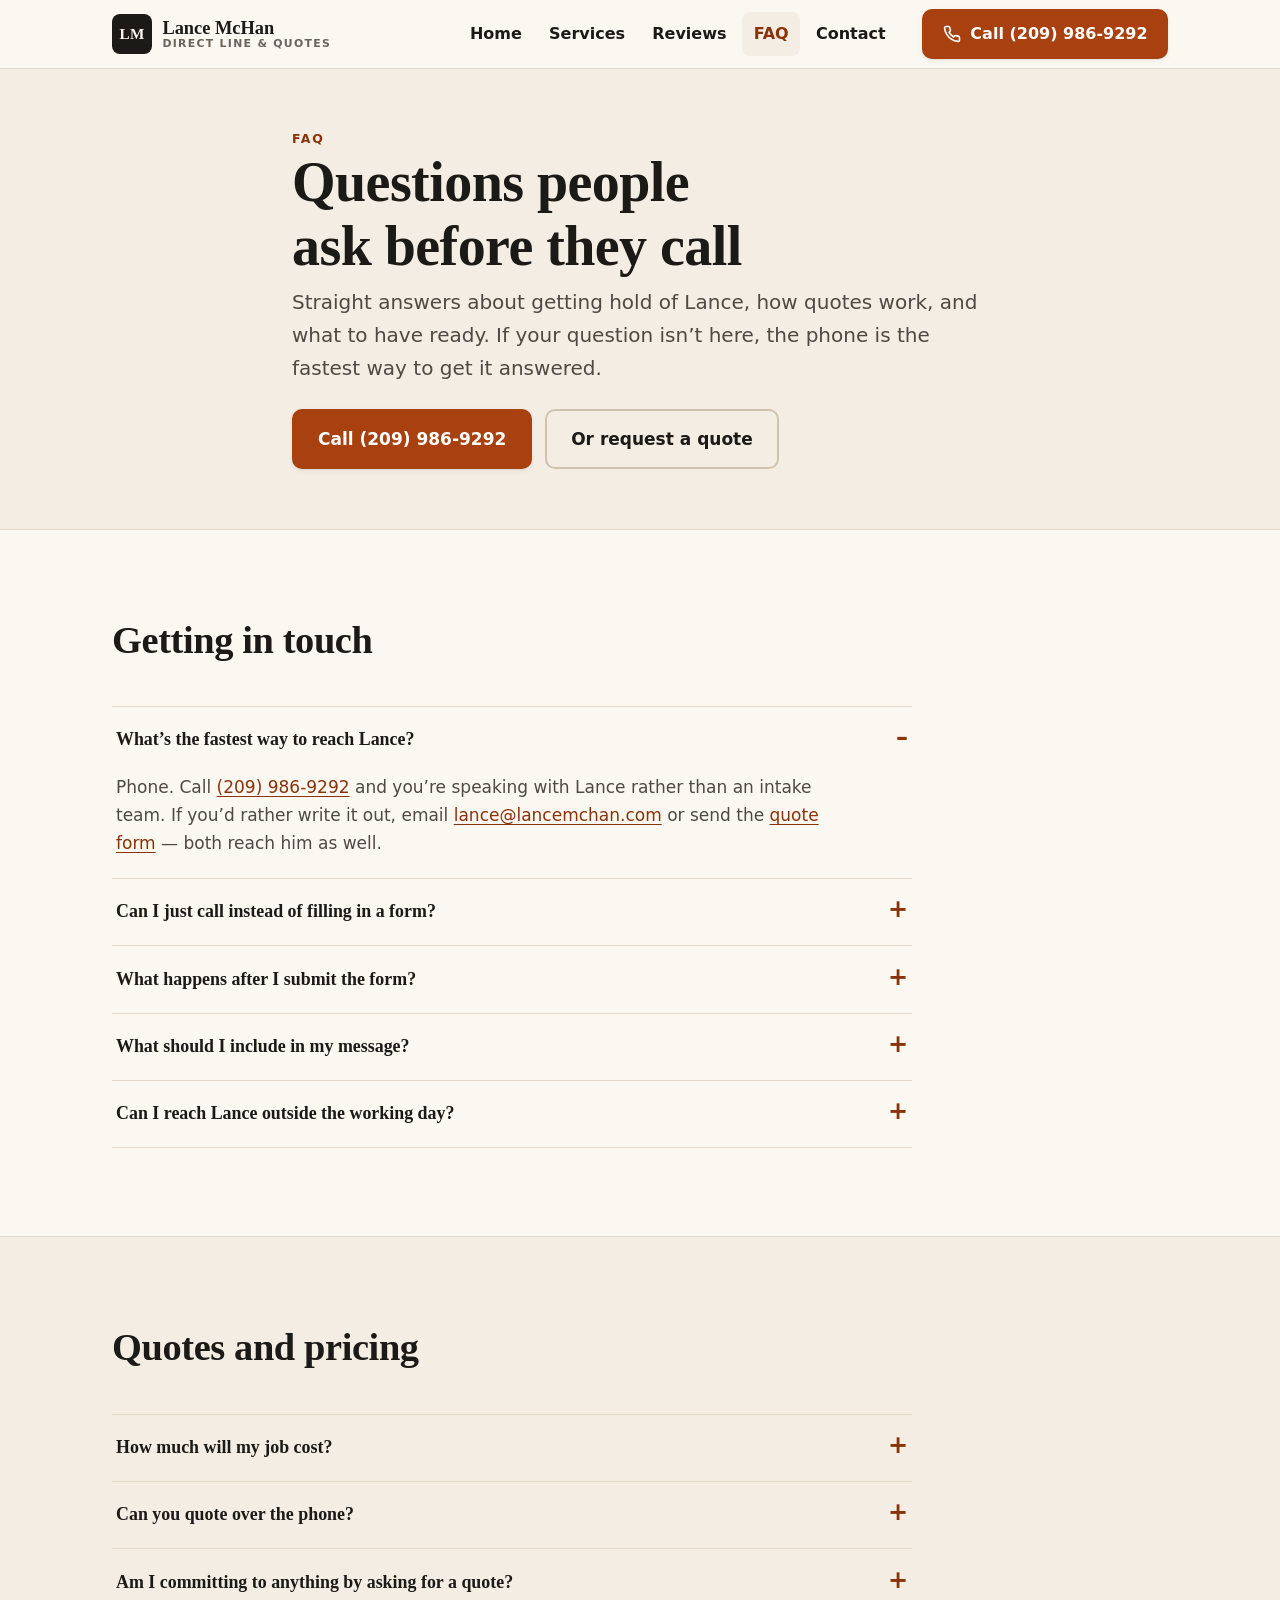
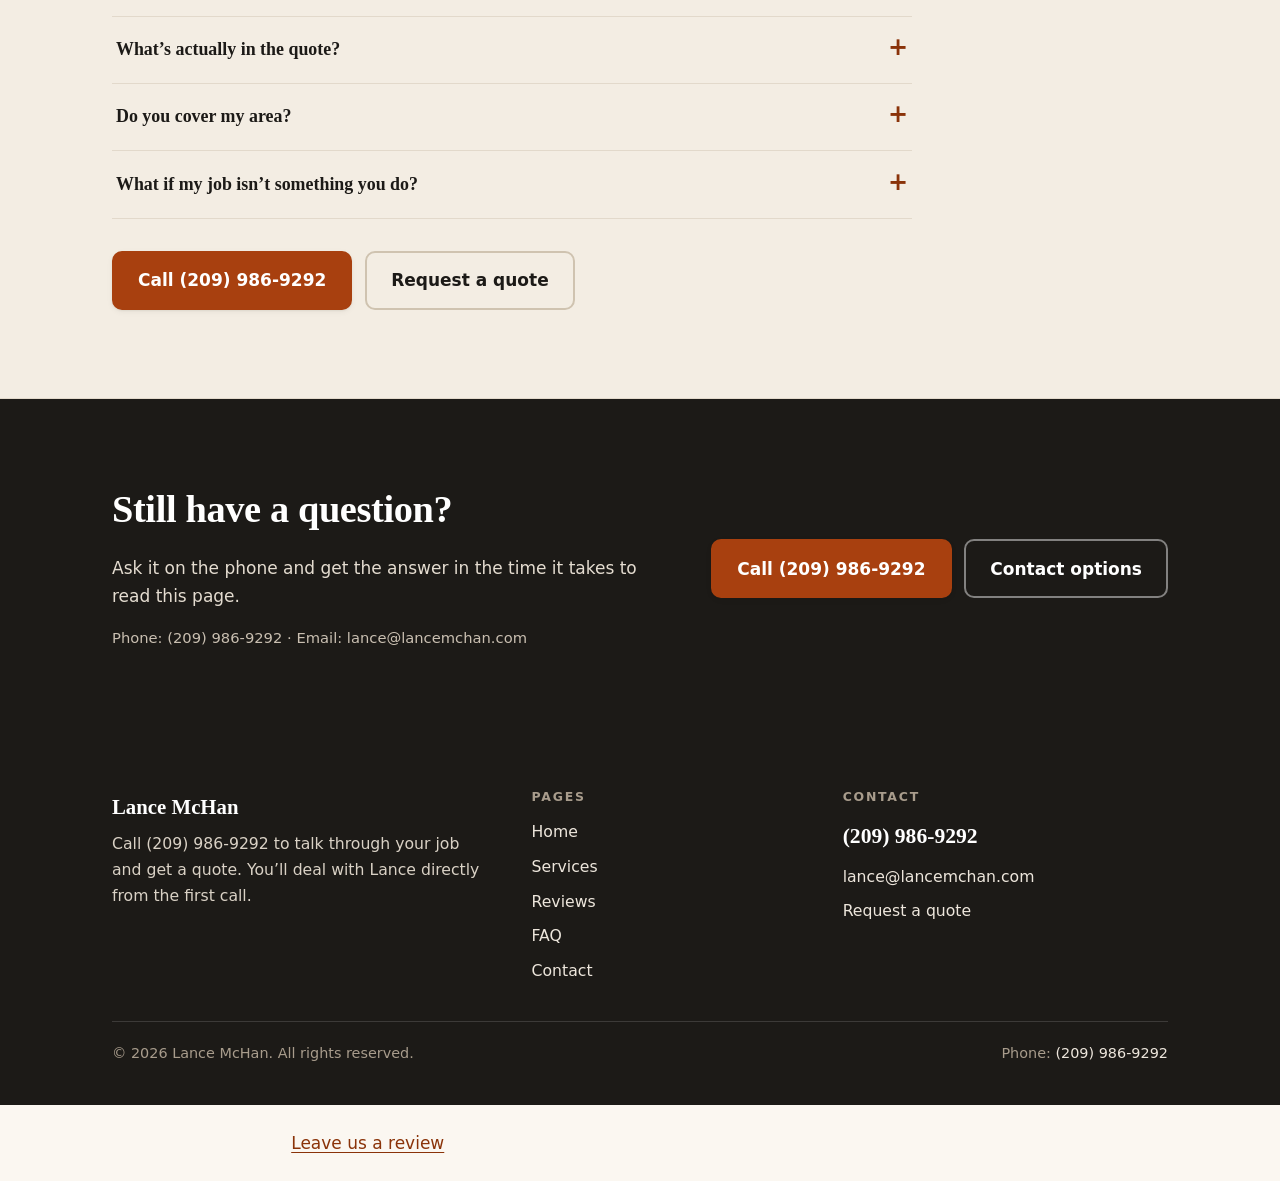
<file: faq.html>
<!DOCTYPE html>
<html lang="en">
<head>
<meta charset="utf-8">
<meta name="viewport" content="width=device-width, initial-scale=1">
<title>FAQ | Lance McHan — Call (209) 986-9292</title>
<meta name="description" content="Common questions about contacting Lance McHan, getting a quote, what to have ready before you call, and how pricing is handled. Call (209) 986-9292.">
<meta name="author" content="Lance McHan">
<meta name="theme-color" content="#1C1A17">
<meta name="robots" content="index, follow">
<meta name="format-detection" content="telephone=yes">

<meta property="og:type" content="website">
<meta property="og:site_name" content="Lance McHan">
<meta property="og:title" content="FAQ | Lance McHan">
<meta property="og:description" content="How to reach Lance, how quotes work, and what to have ready before you call (209) 986-9292.">
<meta property="og:locale" content="en_US">
<meta name="twitter:card" content="summary">
<meta name="twitter:title" content="FAQ | Lance McHan">
<meta name="twitter:description" content="How to reach Lance, how quotes work, what to have ready. Call (209) 986-9292.">

<link rel="icon" href="favicon.svg" type="image/svg+xml">
<link rel="apple-touch-icon" href="favicon.svg">
<link rel="stylesheet" href="assets/css/styles.css">
</head>
<body>

<a class="skip-link" href="#main">Skip to main content</a>

<header class="site-header">
  <div class="wrap header-inner">
    <a class="brand" href="index.html">
      <span class="brand-mark" aria-hidden="true">LM</span>
      <span class="brand-text">
        <span class="brand-name">Lance McHan</span>
        <span class="brand-sub">Direct line &amp; quotes</span>
      </span>
    </a>

    <button class="nav-toggle" type="button" aria-expanded="false" aria-controls="primary-nav">
      <span class="nav-toggle-bars" aria-hidden="true"></span>
      <span>Menu</span>
    </button>

    <nav class="site-nav" id="primary-nav" aria-label="Main">
      <ul>
        <li><a href="index.html">Home</a></li>
        <li><a href="services.html">Services</a></li>
        <li><a href="reviews.html">Reviews</a></li>
        <li><a href="faq.html" aria-current="page">FAQ</a></li>
        <li><a href="contact.html">Contact</a></li>
      </ul>
    </nav>

    <a class="btn btn-primary header-call" href="tel:+12099869292">
      <svg width="18" height="18" viewBox="0 0 24 24" fill="none" stroke="currentColor" stroke-width="2.2" stroke-linecap="round" stroke-linejoin="round" aria-hidden="true"><path d="M22 16.9v3a2 2 0 0 1-2.2 2 19.8 19.8 0 0 1-8.6-3.1 19.5 19.5 0 0 1-6-6A19.8 19.8 0 0 1 2.1 4.2 2 2 0 0 1 4.1 2h3a2 2 0 0 1 2 1.7c.1 1 .4 1.9.7 2.8a2 2 0 0 1-.5 2.1L8.1 9.9a16 16 0 0 0 6 6l1.3-1.3a2 2 0 0 1 2.1-.4c.9.3 1.8.6 2.8.7a2 2 0 0 1 1.7 2Z"/></svg>
      Call (209) 986-9292
    </a>
  </div>
</header>

<div class="page-banner" id="submitted-banner" hidden>
  <div class="wrap">
    <svg width="22" height="22" viewBox="0 0 24 24" fill="none" stroke="currentColor" stroke-width="2.2" stroke-linecap="round" stroke-linejoin="round" aria-hidden="true"><path d="M20 6 9 17l-5-5"/></svg>
    <p>Thanks, your message was sent. Lance has your details and will be in touch. Need an answer sooner? Call <a href="tel:+12099869292">(209)&nbsp;986-9292</a>.</p>
  </div>
</div>

<main id="main">

  <section class="page-hero" aria-labelledby="page-title">
    <div class="wrap narrow">
      <p class="eyebrow">FAQ</p>
      <h1 id="page-title">Questions people ask before they call</h1>
      <p class="lede">Straight answers about getting hold of Lance, how quotes work, and what to have ready. If your question isn&rsquo;t here, the phone is the fastest way to get it answered.</p>
      <div class="btn-row" style="margin-top:1.5rem;">
        <a class="btn btn-primary" href="tel:+12099869292">Call (209) 986-9292</a>
        <a class="btn btn-ghost" href="contact.html#quote">Or request a quote</a>
      </div>
    </div>
  </section>

  <section aria-labelledby="faq-title">
    <div class="wrap">
      <div class="section-head">
        <h2 id="faq-title">Getting in touch</h2>
      </div>

      <div class="faq-list">
        <details class="faq-item" open>
          <summary>What&rsquo;s the fastest way to reach Lance?</summary>
          <div class="faq-answer">
            <p>Phone. Call <a href="tel:+12099869292">(209) 986-9292</a> and you&rsquo;re speaking with Lance rather than an intake team. If you&rsquo;d rather write it out, email <a href="mailto:lance@lancemchan.com">lance@lancemchan.com</a> or send the <a href="contact.html#quote">quote form</a> &mdash; both reach him as well.</p>
          </div>
        </details>

        <details class="faq-item">
          <summary>Can I just call instead of filling in a form?</summary>
          <div class="faq-answer">
            <p>Yes, and it&rsquo;s usually quicker. The form exists for people who&rsquo;d rather send details at midnight than talk on the phone. Neither is the &ldquo;proper&rdquo; channel &mdash; use whichever suits you.</p>
          </div>
        </details>

        <details class="faq-item">
          <summary>What happens after I submit the form?</summary>
          <div class="faq-answer">
            <p>Your name, contact details and notes go straight to Lance, and he follows up using the phone number or email you supplied. You&rsquo;ll also see a confirmation on screen so you know it went through.</p>
          </div>
        </details>

        <details class="faq-item">
          <summary>What should I include in my message?</summary>
          <div class="faq-answer">
            <p>What you need done, where it is, roughly when you want it handled, and the best way to reach you. If you can add the detail you already know &mdash; measurements, access, a previous quote &mdash; the follow-up call will be much shorter.</p>
          </div>
        </details>

        <details class="faq-item">
          <summary>Can I reach Lance outside the working day?</summary>
          <div class="faq-answer">
            <p>Email <a href="mailto:lance@lancemchan.com">lance@lancemchan.com</a> or send the form at any hour &mdash; both sit waiting for him without you needing to catch him live. For anything you&rsquo;d rather discuss, call <a href="tel:+12099869292">(209) 986-9292</a> during the day.</p>
          </div>
        </details>
      </div>
    </div>
  </section>

  <section class="process" aria-labelledby="faq-quotes-title">
    <div class="wrap">
      <div class="section-head">
        <h2 id="faq-quotes-title">Quotes and pricing</h2>
      </div>

      <div class="faq-list">
        <details class="faq-item">
          <summary>How much will my job cost?</summary>
          <div class="faq-answer">
            <p>Pricing depends on the specifics, which is why there&rsquo;s no price list on this site &mdash; a published figure would be a guess, and guesses are what make jobs expensive. Call or send your details and Lance will go through the numbers for your job with you.</p>
          </div>
        </details>

        <details class="faq-item">
          <summary>Can you quote over the phone?</summary>
          <div class="faq-answer">
            <p>Some jobs can be scoped from a good description; others need more information before any figure is meaningful. On the call Lance will tell you which category yours falls into and what he needs to price it properly.</p>
          </div>
        </details>

        <details class="faq-item">
          <summary>Am I committing to anything by asking for a quote?</summary>
          <div class="faq-answer">
            <p>No. A quote is information for you to make a decision with. Take it away, compare it, come back with questions, or don&rsquo;t &mdash; there&rsquo;s no obligation to proceed.</p>
          </div>
        </details>

        <details class="faq-item">
          <summary>What&rsquo;s actually in the quote?</summary>
          <div class="faq-answer">
            <p>The scope in plain language, what&rsquo;s included and excluded, anything that could change the figure and why, the order the work would follow, and what&rsquo;s needed from you before it starts. If a line isn&rsquo;t clear, call and ask the person who wrote it.</p>
          </div>
        </details>

        <details class="faq-item">
          <summary>Do you cover my area?</summary>
          <div class="faq-answer">
            <p>Tell Lance where you are when you get in touch and he&rsquo;ll confirm whether he can help. Rather than publish a coverage map that may not fit your situation, he&rsquo;d rather answer the question directly on the call.</p>
          </div>
        </details>

        <details class="faq-item">
          <summary>What if my job isn&rsquo;t something you do?</summary>
          <div class="faq-answer">
            <p>You&rsquo;ll be told on the first call rather than quoted anyway. A clear &ldquo;that&rsquo;s not me&rdquo; costs you five minutes; a quote from someone who shouldn&rsquo;t have taken the job costs considerably more.</p>
          </div>
        </details>
      </div>

      <div class="btn-row" style="margin-top:2rem;">
        <a class="btn btn-primary" href="tel:+12099869292">Call (209) 986-9292</a>
        <a class="btn btn-ghost" href="contact.html#quote">Request a quote</a>
      </div>
    </div>
  </section>

  <section class="cta-band" aria-labelledby="cta-end-title">
    <div class="wrap inner">
      <div>
        <h2 id="cta-end-title">Still have a question?</h2>
        <p>Ask it on the phone and get the answer in the time it takes to read this page.</p>
        <p class="note">Phone: (209) 986-9292 &middot; Email: lance@lancemchan.com</p>
      </div>
      <div class="btn-row">
        <a class="btn btn-primary" href="tel:+12099869292">Call (209) 986-9292</a>
        <a class="btn btn-ghost" href="contact.html">Contact options</a>
      </div>
    </div>
  </section>

</main>

<footer class="site-footer">
  <div class="wrap">
    <div class="footer-grid">
      <div>
        <span class="brand-name">Lance McHan</span>
        <p>Call (209) 986-9292 to talk through your job and get a quote. You&rsquo;ll deal with Lance directly from the first call.</p>
      </div>
      <nav aria-labelledby="footer-nav-title">
        <h2 id="footer-nav-title">Pages</h2>
        <ul>
          <li><a href="index.html">Home</a></li>
          <li><a href="services.html">Services</a></li>
          <li><a href="reviews.html">Reviews</a></li>
          <li><a href="faq.html">FAQ</a></li>
          <li><a href="contact.html">Contact</a></li>
        </ul>
      </nav>
      <div>
        <h2>Contact</h2>
        <ul>
          <li><a class="footer-phone" href="tel:+12099869292">(209) 986-9292</a></li>
          <li><a href="mailto:lance@lancemchan.com">lance@lancemchan.com</a></li>
          <li><a href="contact.html">Request a quote</a></li>
        </ul>
      </div>
    </div>
    <div class="footer-bottom">
      <p>&copy; <span data-year>2026</span> Lance McHan. All rights reserved.</p>
      <p>Phone: <a href="tel:+12099869292">(209) 986-9292</a></p>
    </div>
  </div>
</footer>

<div class="call-bar">
  <a class="btn btn-primary" href="tel:+12099869292">
    <svg width="18" height="18" viewBox="0 0 24 24" fill="none" stroke="currentColor" stroke-width="2.2" stroke-linecap="round" stroke-linejoin="round" aria-hidden="true"><path d="M22 16.9v3a2 2 0 0 1-2.2 2 19.8 19.8 0 0 1-8.6-3.1 19.5 19.5 0 0 1-6-6A19.8 19.8 0 0 1 2.1 4.2 2 2 0 0 1 4.1 2h3a2 2 0 0 1 2 1.7c.1 1 .4 1.9.7 2.8a2 2 0 0 1-.5 2.1L8.1 9.9a16 16 0 0 0 6 6l1.3-1.3a2 2 0 0 1 2.1-.4c.9.3 1.8.6 2.8.7a2 2 0 0 1 1.7 2Z"/></svg>
    Call (209) 986-9292
  </a>
  <a class="btn btn-ghost" href="contact.html#quote">Quote</a>
</div>

<script src="assets/js/main.js" defer></script>
<script src="https://vision.leadrai.com/widget/loader.js" data-lv-widget data-kind="chatbot" data-widget="c74ecf85-e5a3-45e0-8c84-c6ad9a8efd60" async></script>
<p data-lv-review="1" style="text-align:center;margin:24px 0"><a href="/review">Leave us a review</a></p>
<script src="https://vision.leadrai.com/widget/loader.js" data-lv-widget data-kind="voice" data-widget="4c00cc5b-88ee-47fd-9860-2c0561db36b4" async></script>
<script defer src="https://static.cloudflareinsights.com/beacon.min.js" data-cf-beacon='{"token": "0a932598fc5b4cc9baf156d875620bd1"}'></script>
<script defer data-lv-track src="https://vision.leadrai.com/api/forms/c210a3fc5d063e01e79c357d8eb8c4f1/t.js"></script>
</body>
</html>
</file>
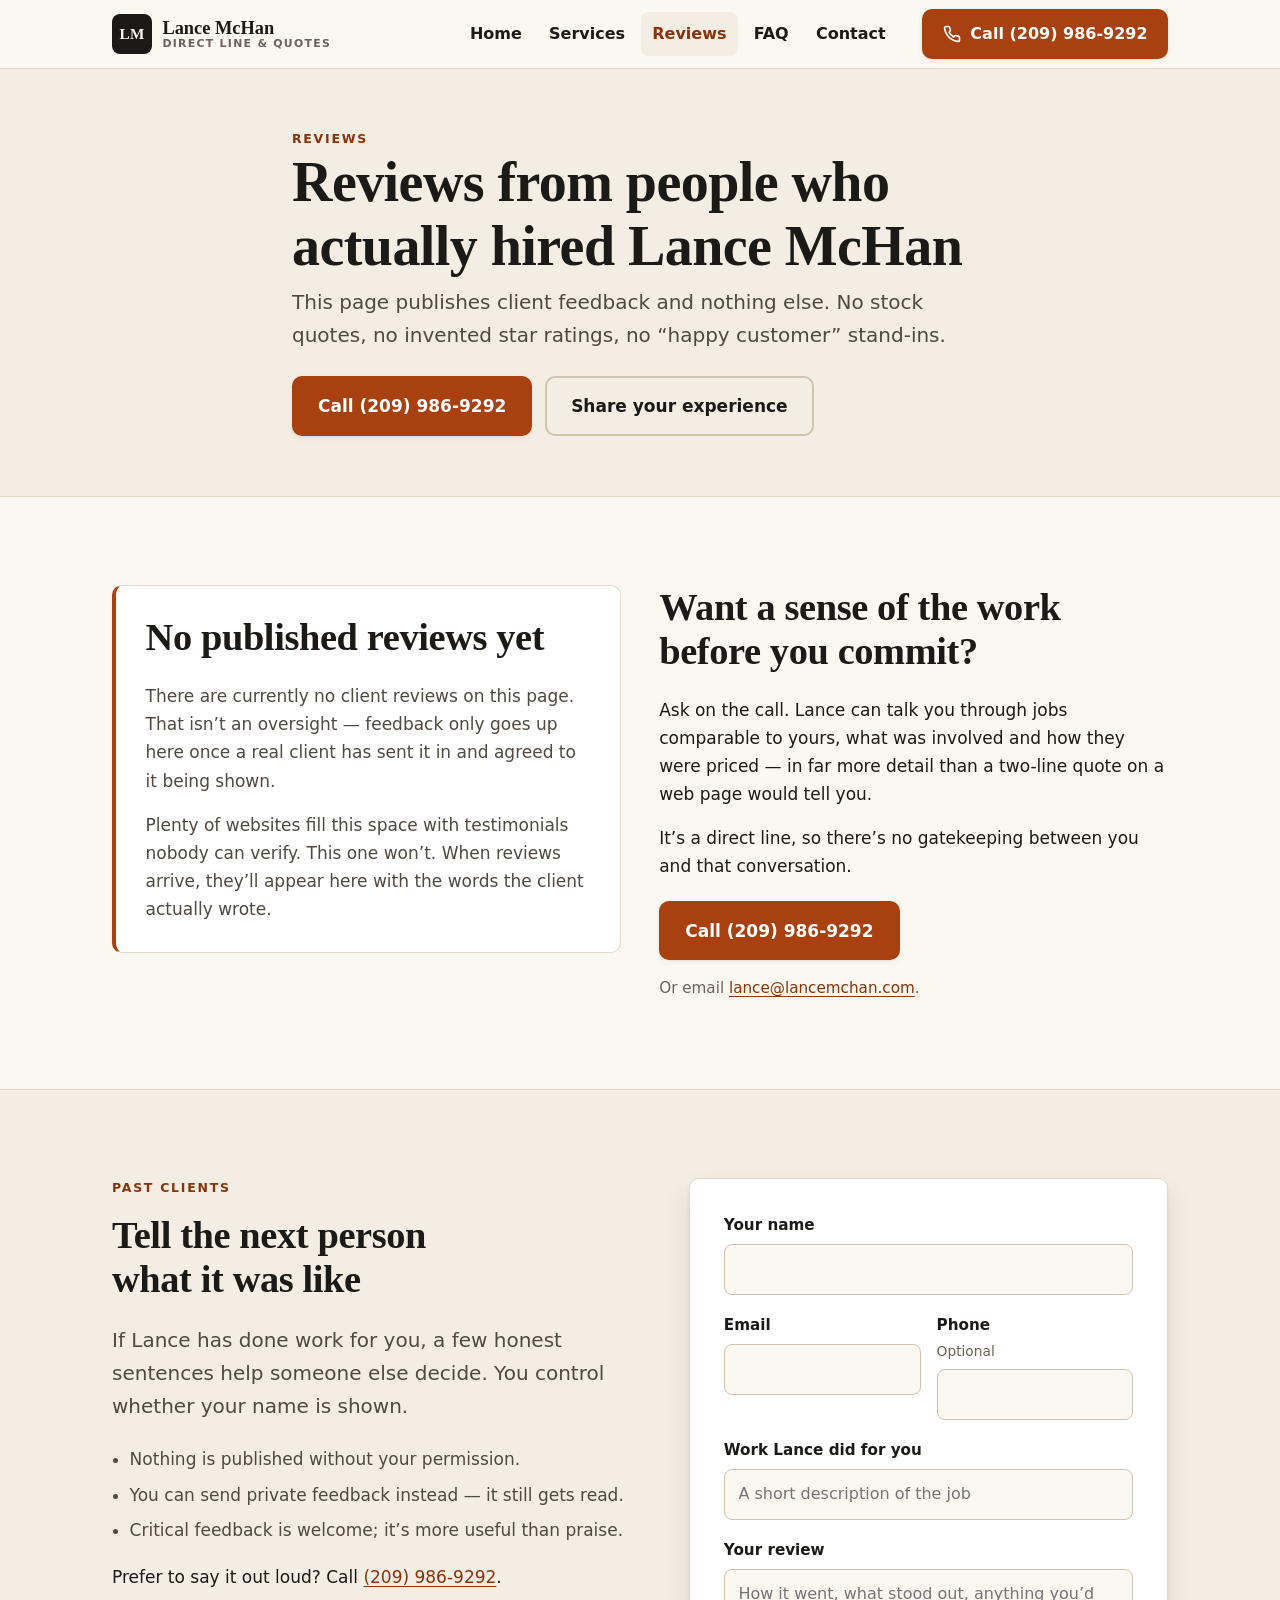
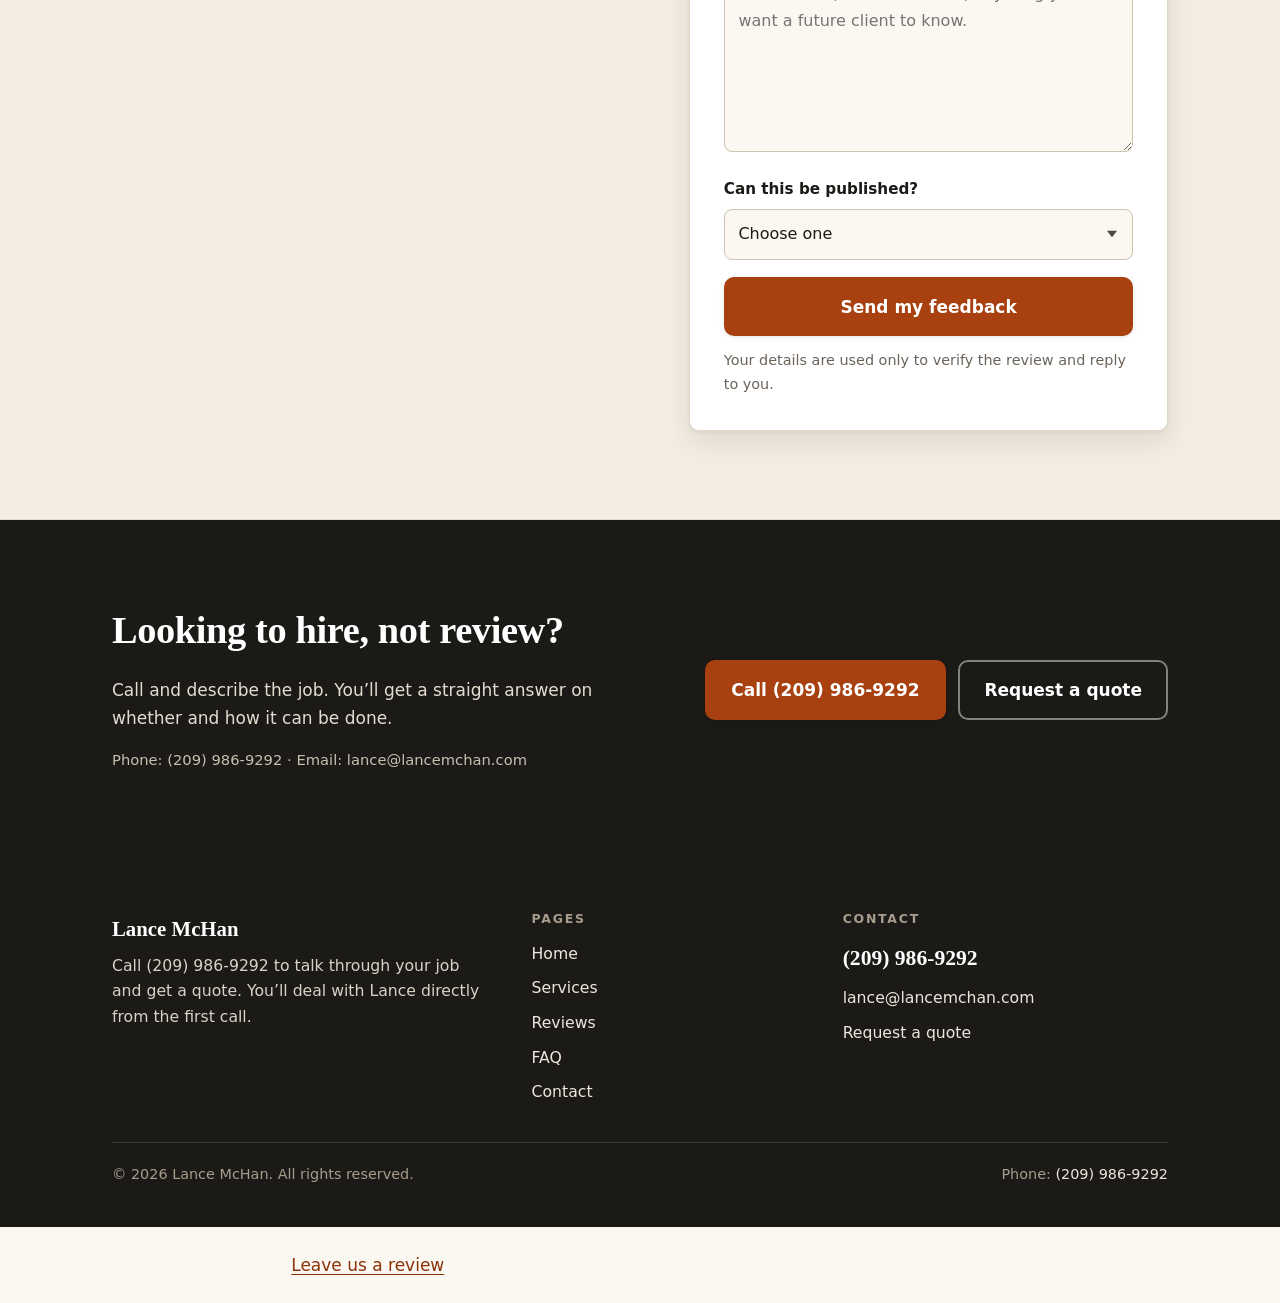
<file: reviews.html>
<!DOCTYPE html>
<html lang="en">
<head>
<meta charset="utf-8">
<meta name="viewport" content="width=device-width, initial-scale=1">
<title>Reviews &amp; Client Feedback | Lance McHan — (209) 986-9292</title>
<meta name="description" content="Only verified client feedback is published here — nothing invented. Worked with Lance McHan? Share your experience, or call (209) 986-9292 to talk about your job.">
<meta name="author" content="Lance McHan">
<meta name="theme-color" content="#1C1A17">
<meta name="robots" content="index, follow">
<meta name="format-detection" content="telephone=yes">

<meta property="og:type" content="website">
<meta property="og:site_name" content="Lance McHan">
<meta property="og:title" content="Reviews &amp; Client Feedback | Lance McHan">
<meta property="og:description" content="Only verified client feedback is published here. Share your experience, or call (209) 986-9292.">
<meta property="og:locale" content="en_US">
<meta name="twitter:card" content="summary">
<meta name="twitter:title" content="Reviews &amp; Client Feedback | Lance McHan">
<meta name="twitter:description" content="Only verified client feedback is published here. Call (209) 986-9292.">

<link rel="icon" href="favicon.svg" type="image/svg+xml">
<link rel="apple-touch-icon" href="favicon.svg">
<link rel="stylesheet" href="assets/css/styles.css">
</head>
<body>

<a class="skip-link" href="#main">Skip to main content</a>

<header class="site-header">
  <div class="wrap header-inner">
    <a class="brand" href="index.html">
      <span class="brand-mark" aria-hidden="true">LM</span>
      <span class="brand-text">
        <span class="brand-name">Lance McHan</span>
        <span class="brand-sub">Direct line &amp; quotes</span>
      </span>
    </a>

    <button class="nav-toggle" type="button" aria-expanded="false" aria-controls="primary-nav">
      <span class="nav-toggle-bars" aria-hidden="true"></span>
      <span>Menu</span>
    </button>

    <nav class="site-nav" id="primary-nav" aria-label="Main">
      <ul>
        <li><a href="index.html">Home</a></li>
        <li><a href="services.html">Services</a></li>
        <li><a href="reviews.html" aria-current="page">Reviews</a></li>
        <li><a href="faq.html">FAQ</a></li>
        <li><a href="contact.html">Contact</a></li>
      </ul>
    </nav>

    <a class="btn btn-primary header-call" href="tel:+12099869292">
      <svg width="18" height="18" viewBox="0 0 24 24" fill="none" stroke="currentColor" stroke-width="2.2" stroke-linecap="round" stroke-linejoin="round" aria-hidden="true"><path d="M22 16.9v3a2 2 0 0 1-2.2 2 19.8 19.8 0 0 1-8.6-3.1 19.5 19.5 0 0 1-6-6A19.8 19.8 0 0 1 2.1 4.2 2 2 0 0 1 4.1 2h3a2 2 0 0 1 2 1.7c.1 1 .4 1.9.7 2.8a2 2 0 0 1-.5 2.1L8.1 9.9a16 16 0 0 0 6 6l1.3-1.3a2 2 0 0 1 2.1-.4c.9.3 1.8.6 2.8.7a2 2 0 0 1 1.7 2Z"/></svg>
      Call (209) 986-9292
    </a>
  </div>
</header>

<div class="page-banner" id="submitted-banner" hidden>
  <div class="wrap">
    <svg width="22" height="22" viewBox="0 0 24 24" fill="none" stroke="currentColor" stroke-width="2.2" stroke-linecap="round" stroke-linejoin="round" aria-hidden="true"><path d="M20 6 9 17l-5-5"/></svg>
    <p>Thanks, your message was sent. Lance has your details and will be in touch. Need an answer sooner? Call <a href="tel:+12099869292">(209)&nbsp;986-9292</a>.</p>
  </div>
</div>

<main id="main">

  <section class="page-hero" aria-labelledby="page-title">
    <div class="wrap narrow">
      <p class="eyebrow">Reviews</p>
      <h1 id="page-title">Reviews from people who actually hired Lance McHan</h1>
      <p class="lede">This page publishes client feedback and nothing else. No stock quotes, no invented star ratings, no &ldquo;happy customer&rdquo; stand-ins.</p>
      <div class="btn-row" style="margin-top:1.5rem;">
        <a class="btn btn-primary" href="tel:+12099869292">Call (209) 986-9292</a>
        <a class="btn btn-ghost" href="#share">Share your experience</a>
      </div>
    </div>
  </section>

  <section aria-labelledby="status-title">
    <div class="wrap">
      <div class="review-panel">
        <div class="review-note">
          <h2 id="status-title">No published reviews yet</h2>
          <p>There are currently no client reviews on this page. That isn&rsquo;t an oversight &mdash; feedback only goes up here once a real client has sent it in and agreed to it being shown.</p>
          <p>Plenty of websites fill this space with testimonials nobody can verify. This one won&rsquo;t. When reviews arrive, they&rsquo;ll appear here with the words the client actually wrote.</p>
        </div>
        <div>
          <h2>Want a sense of the work before you commit?</h2>
          <p>Ask on the call. Lance can talk you through jobs comparable to yours, what was involved and how they were priced &mdash; in far more detail than a two-line quote on a web page would tell you.</p>
          <p>It&rsquo;s a direct line, so there&rsquo;s no gatekeeping between you and that conversation.</p>
          <div class="btn-row" style="margin-top:1.3rem;">
            <a class="btn btn-primary" href="tel:+12099869292">Call (209) 986-9292</a>
          </div>
          <p style="margin-top:1rem;font-size:.95rem;color:var(--ink-faint);">Or email <a href="mailto:lance@lancemchan.com">lance@lancemchan.com</a>.</p>
        </div>
      </div>
    </div>
  </section>

  <!-- ================= SHARE YOUR EXPERIENCE FORM ================= -->
  <section class="process" id="share" aria-labelledby="share-title">
    <div class="wrap form-shell">
      <div>
        <p class="eyebrow">Past clients</p>
        <h2 id="share-title">Tell the next person what it was like</h2>
        <p class="lede">If Lance has done work for you, a few honest sentences help someone else decide. You control whether your name is shown.</p>
        <ul style="margin-top:1.4rem;padding-left:1.1rem;color:var(--ink-soft);">
          <li>Nothing is published without your permission.</li>
          <li>You can send private feedback instead &mdash; it still gets read.</li>
          <li>Critical feedback is welcome; it&rsquo;s more useful than praise.</li>
        </ul>
        <p style="margin-top:1.2rem;">Prefer to say it out loud? Call <a href="tel:+12099869292">(209) 986-9292</a>.</p>
      </div>

      <div class="form-card">
        <div class="form-status" hidden></div>

        <form method="POST" action="https://vision.leadrai.com/api/forms/c210a3fc5d063e01e79c357d8eb8c4f1" data-leadr>
          <input type="hidden" name="_form" value="Review">
          <input type="hidden" name="_page" value="">
          <input type="text" name="_gotcha" tabindex="-1" autocomplete="off" style="display:none">

          <div class="field">
            <label for="r-name">Your name</label>
            <input type="text" id="r-name" name="name" autocomplete="name" required>
          </div>

          <div class="field-pair">
            <div class="field">
              <label for="r-email">Email</label>
              <input type="email" id="r-email" name="email" autocomplete="email" required>
            </div>
            <div class="field">
              <label for="r-phone">Phone <span class="hint">Optional</span></label>
              <input type="tel" id="r-phone" name="phone" autocomplete="tel" inputmode="tel">
            </div>
          </div>

          <div class="field">
            <label for="r-work">Work Lance did for you</label>
            <input type="text" id="r-work" name="Work Lance did for you" required placeholder="A short description of the job">
          </div>

          <div class="field">
            <label for="r-review">Your review</label>
            <textarea id="r-review" name="Your review" rows="6" required placeholder="How it went, what stood out, anything you&rsquo;d want a future client to know."></textarea>
          </div>

          <div class="field">
            <label for="r-permission">Can this be published?</label>
            <select id="r-permission" name="Permission to publish" required>
              <option value="">Choose one</option>
              <option value="Yes — with my full name">Yes &mdash; with my full name</option>
              <option value="Yes — first name only">Yes &mdash; first name only</option>
              <option value="Yes — but keep me anonymous">Yes &mdash; but keep me anonymous</option>
              <option value="No — private feedback for Lance only">No &mdash; private feedback for Lance only</option>
            </select>
          </div>

          <button class="btn btn-primary btn-block" type="submit">Send my feedback</button>

          <div class="form-foot">
            <p>Your details are used only to verify the review and reply to you.</p>
          </div>
        </form>
      </div>
    </div>
  </section>

  <section class="cta-band" aria-labelledby="cta-end-title">
    <div class="wrap inner">
      <div>
        <h2 id="cta-end-title">Looking to hire, not review?</h2>
        <p>Call and describe the job. You&rsquo;ll get a straight answer on whether and how it can be done.</p>
        <p class="note">Phone: (209) 986-9292 &middot; Email: lance@lancemchan.com</p>
      </div>
      <div class="btn-row">
        <a class="btn btn-primary" href="tel:+12099869292">Call (209) 986-9292</a>
        <a class="btn btn-ghost" href="contact.html#quote">Request a quote</a>
      </div>
    </div>
  </section>

</main>

<footer class="site-footer">
  <div class="wrap">
    <div class="footer-grid">
      <div>
        <span class="brand-name">Lance McHan</span>
        <p>Call (209) 986-9292 to talk through your job and get a quote. You&rsquo;ll deal with Lance directly from the first call.</p>
      </div>
      <nav aria-labelledby="footer-nav-title">
        <h2 id="footer-nav-title">Pages</h2>
        <ul>
          <li><a href="index.html">Home</a></li>
          <li><a href="services.html">Services</a></li>
          <li><a href="reviews.html">Reviews</a></li>
          <li><a href="faq.html">FAQ</a></li>
          <li><a href="contact.html">Contact</a></li>
        </ul>
      </nav>
      <div>
        <h2>Contact</h2>
        <ul>
          <li><a class="footer-phone" href="tel:+12099869292">(209) 986-9292</a></li>
          <li><a href="mailto:lance@lancemchan.com">lance@lancemchan.com</a></li>
          <li><a href="contact.html">Request a quote</a></li>
        </ul>
      </div>
    </div>
    <div class="footer-bottom">
      <p>&copy; <span data-year>2026</span> Lance McHan. All rights reserved.</p>
      <p>Phone: <a href="tel:+12099869292">(209) 986-9292</a></p>
    </div>
  </div>
</footer>

<div class="call-bar">
  <a class="btn btn-primary" href="tel:+12099869292">
    <svg width="18" height="18" viewBox="0 0 24 24" fill="none" stroke="currentColor" stroke-width="2.2" stroke-linecap="round" stroke-linejoin="round" aria-hidden="true"><path d="M22 16.9v3a2 2 0 0 1-2.2 2 19.8 19.8 0 0 1-8.6-3.1 19.5 19.5 0 0 1-6-6A19.8 19.8 0 0 1 2.1 4.2 2 2 0 0 1 4.1 2h3a2 2 0 0 1 2 1.7c.1 1 .4 1.9.7 2.8a2 2 0 0 1-.5 2.1L8.1 9.9a16 16 0 0 0 6 6l1.3-1.3a2 2 0 0 1 2.1-.4c.9.3 1.8.6 2.8.7a2 2 0 0 1 1.7 2Z"/></svg>
    Call (209) 986-9292
  </a>
  <a class="btn btn-ghost" href="contact.html#quote">Quote</a>
</div>

<script src="assets/js/main.js" defer></script>
<script src="https://vision.leadrai.com/widget/loader.js" data-lv-widget data-kind="chatbot" data-widget="c74ecf85-e5a3-45e0-8c84-c6ad9a8efd60" async></script>
<p data-lv-review="1" style="text-align:center;margin:24px 0"><a href="/review">Leave us a review</a></p>
<script src="https://vision.leadrai.com/widget/loader.js" data-lv-widget data-kind="voice" data-widget="4c00cc5b-88ee-47fd-9860-2c0561db36b4" async></script>
<script defer src="https://static.cloudflareinsights.com/beacon.min.js" data-cf-beacon='{"token": "0a932598fc5b4cc9baf156d875620bd1"}'></script>
<script defer data-lv-track src="https://vision.leadrai.com/api/forms/c210a3fc5d063e01e79c357d8eb8c4f1/t.js"></script>
</body>
</html>
</file>
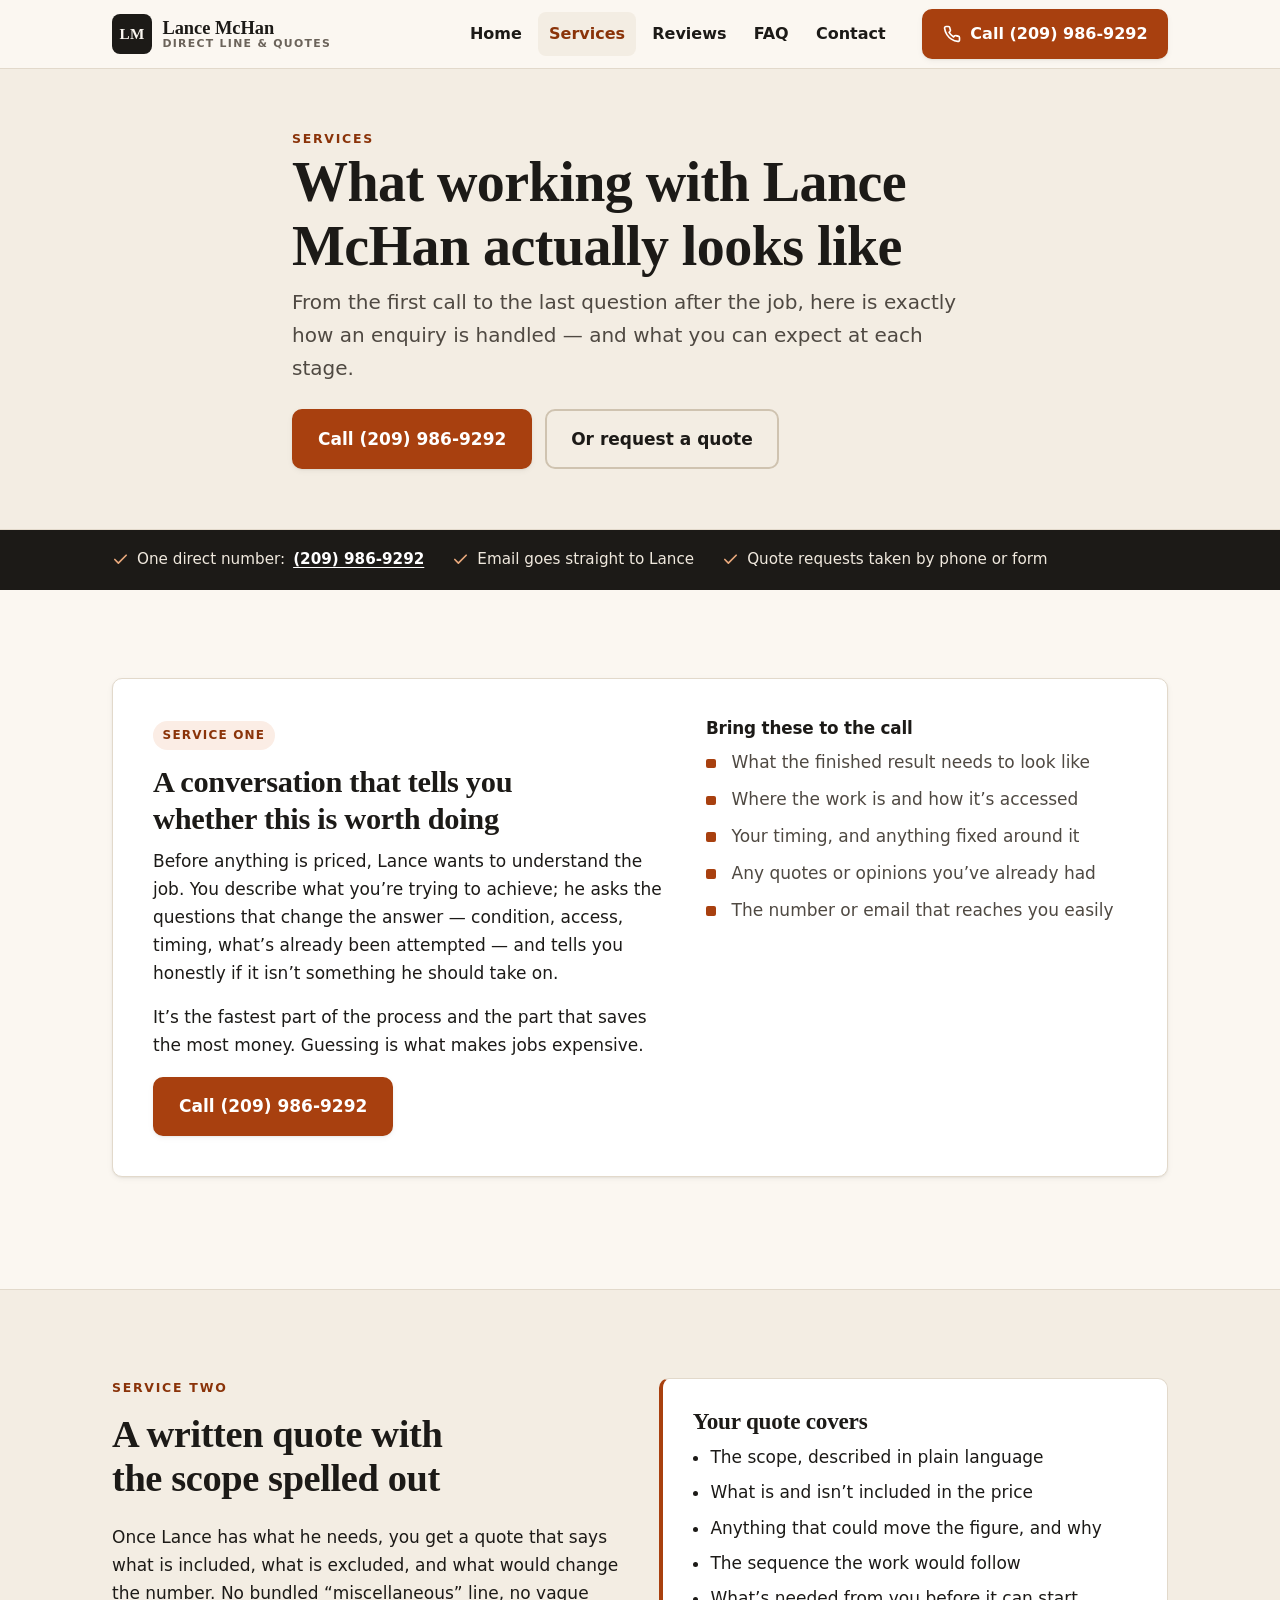
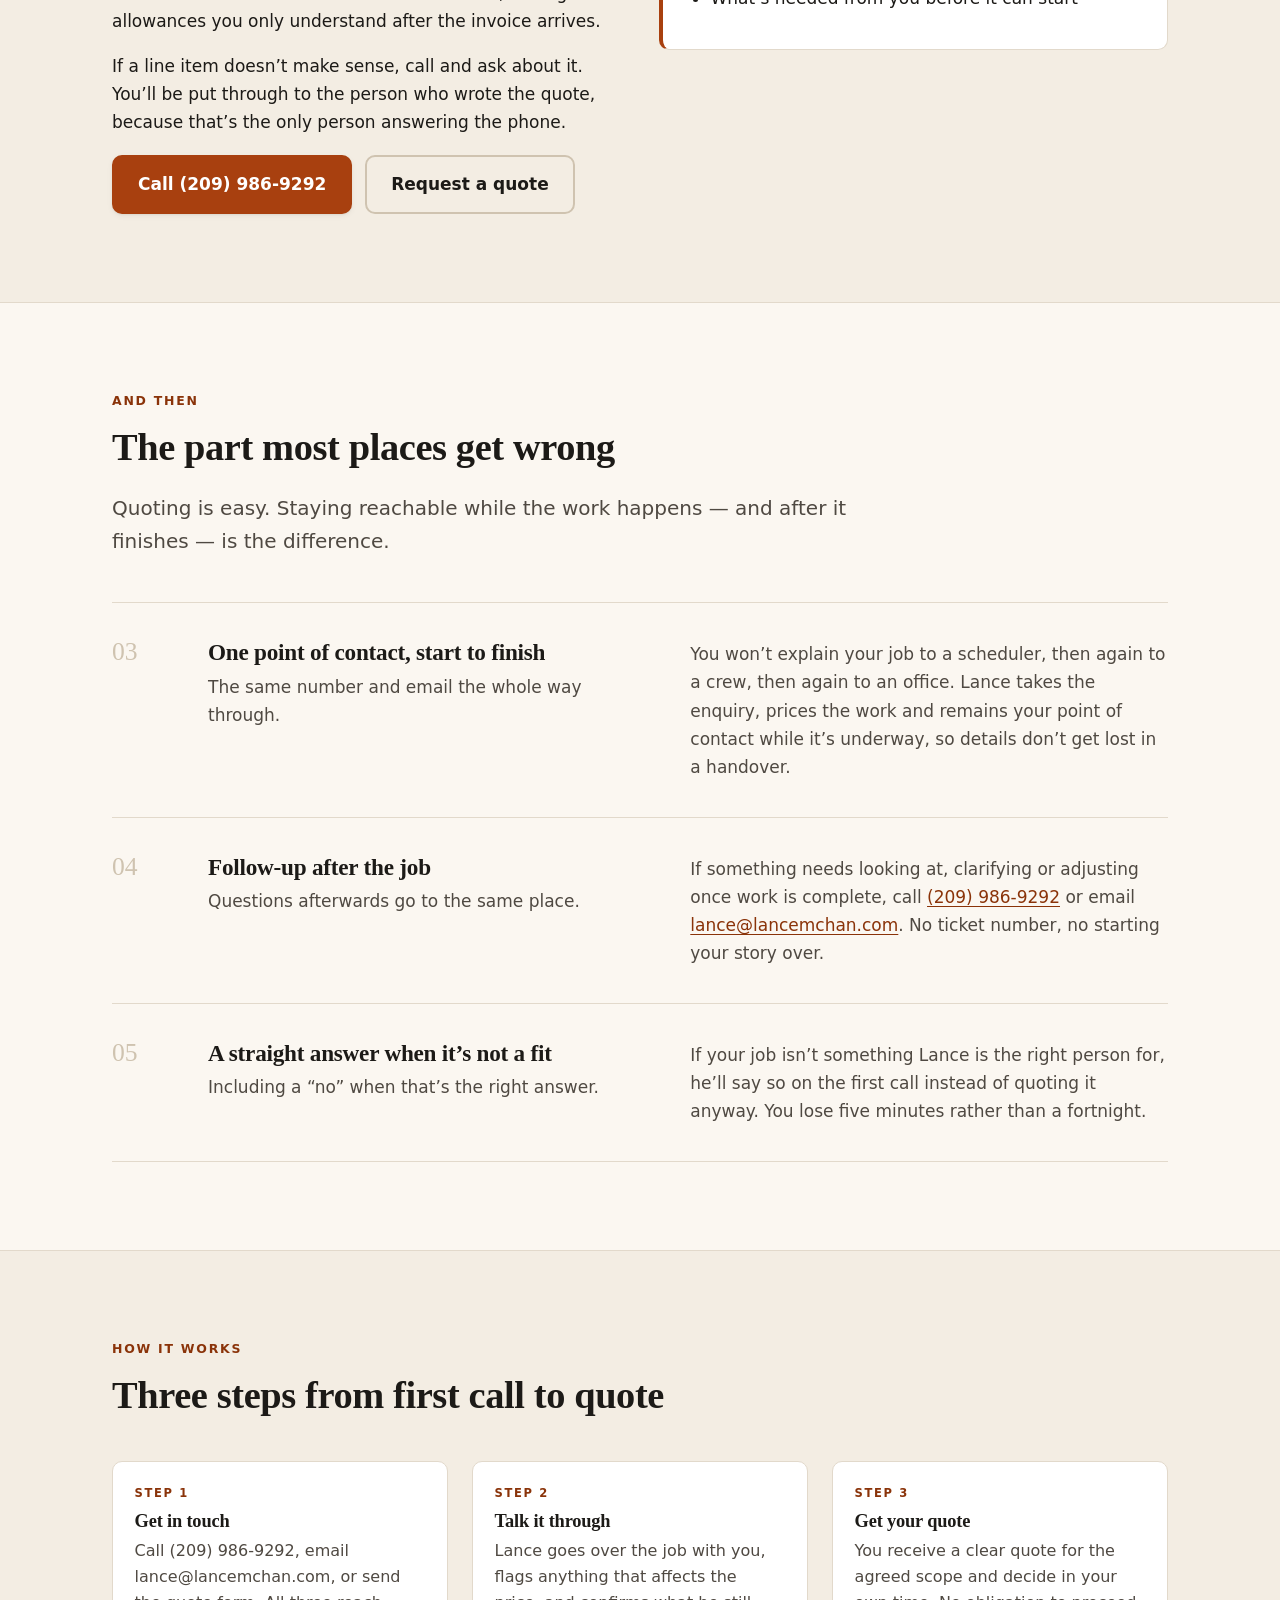
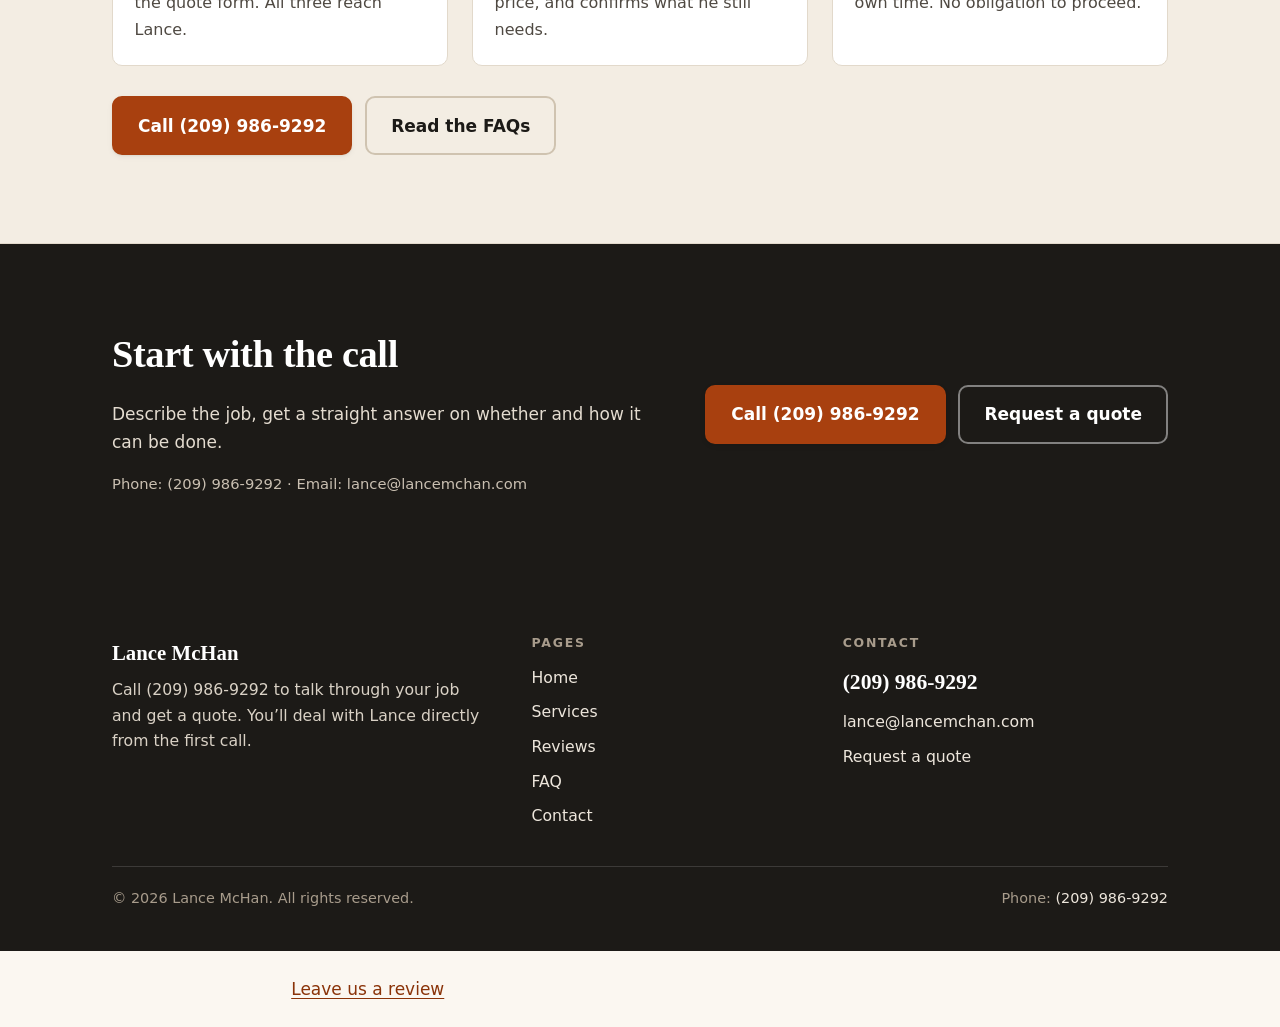
<file: services.html>
<!DOCTYPE html>
<html lang="en">
<head>
<meta charset="utf-8">
<meta name="viewport" content="width=device-width, initial-scale=1">
<title>Services &amp; How It Works | Lance McHan — (209) 986-9292</title>
<meta name="description" content="How Lance McHan handles your enquiry: a direct conversation, a clear written quote, one point of contact through the job, and follow-up afterwards. Call (209) 986-9292.">
<meta name="author" content="Lance McHan">
<meta name="theme-color" content="#1C1A17">
<meta name="robots" content="index, follow">
<meta name="format-detection" content="telephone=yes">

<meta property="og:type" content="website">
<meta property="og:site_name" content="Lance McHan">
<meta property="og:title" content="Services &amp; How It Works | Lance McHan">
<meta property="og:description" content="A direct conversation, a clear written quote, one point of contact, and follow-up after the job. Call (209) 986-9292.">
<meta property="og:locale" content="en_US">
<meta name="twitter:card" content="summary">
<meta name="twitter:title" content="Services &amp; How It Works | Lance McHan">
<meta name="twitter:description" content="A direct conversation, a clear written quote, one point of contact. Call (209) 986-9292.">

<link rel="icon" href="favicon.svg" type="image/svg+xml">
<link rel="apple-touch-icon" href="favicon.svg">
<link rel="stylesheet" href="assets/css/styles.css">
</head>
<body>

<a class="skip-link" href="#main">Skip to main content</a>

<header class="site-header">
  <div class="wrap header-inner">
    <a class="brand" href="index.html">
      <span class="brand-mark" aria-hidden="true">LM</span>
      <span class="brand-text">
        <span class="brand-name">Lance McHan</span>
        <span class="brand-sub">Direct line &amp; quotes</span>
      </span>
    </a>

    <button class="nav-toggle" type="button" aria-expanded="false" aria-controls="primary-nav">
      <span class="nav-toggle-bars" aria-hidden="true"></span>
      <span>Menu</span>
    </button>

    <nav class="site-nav" id="primary-nav" aria-label="Main">
      <ul>
        <li><a href="index.html">Home</a></li>
        <li><a href="services.html" aria-current="page">Services</a></li>
        <li><a href="reviews.html">Reviews</a></li>
        <li><a href="faq.html">FAQ</a></li>
        <li><a href="contact.html">Contact</a></li>
      </ul>
    </nav>

    <a class="btn btn-primary header-call" href="tel:+12099869292">
      <svg width="18" height="18" viewBox="0 0 24 24" fill="none" stroke="currentColor" stroke-width="2.2" stroke-linecap="round" stroke-linejoin="round" aria-hidden="true"><path d="M22 16.9v3a2 2 0 0 1-2.2 2 19.8 19.8 0 0 1-8.6-3.1 19.5 19.5 0 0 1-6-6A19.8 19.8 0 0 1 2.1 4.2 2 2 0 0 1 4.1 2h3a2 2 0 0 1 2 1.7c.1 1 .4 1.9.7 2.8a2 2 0 0 1-.5 2.1L8.1 9.9a16 16 0 0 0 6 6l1.3-1.3a2 2 0 0 1 2.1-.4c.9.3 1.8.6 2.8.7a2 2 0 0 1 1.7 2Z"/></svg>
      Call (209) 986-9292
    </a>
  </div>
</header>

<div class="page-banner" id="submitted-banner" hidden>
  <div class="wrap">
    <svg width="22" height="22" viewBox="0 0 24 24" fill="none" stroke="currentColor" stroke-width="2.2" stroke-linecap="round" stroke-linejoin="round" aria-hidden="true"><path d="M20 6 9 17l-5-5"/></svg>
    <p>Thanks, your message was sent. Lance has your details and will be in touch. Need an answer sooner? Call <a href="tel:+12099869292">(209)&nbsp;986-9292</a>.</p>
  </div>
</div>

<main id="main">

  <section class="page-hero" aria-labelledby="page-title">
    <div class="wrap narrow">
      <p class="eyebrow">Services</p>
      <h1 id="page-title">What working with Lance McHan actually looks like</h1>
      <p class="lede">From the first call to the last question after the job, here is exactly how an enquiry is handled &mdash; and what you can expect at each stage.</p>
      <div class="btn-row" style="margin-top:1.5rem;">
        <a class="btn btn-primary" href="tel:+12099869292">Call (209) 986-9292</a>
        <a class="btn btn-ghost" href="contact.html#quote">Or request a quote</a>
      </div>
    </div>
  </section>

  <div class="trust-strip">
    <div class="wrap">
      <ul>
        <li>
          <svg width="17" height="17" viewBox="0 0 24 24" fill="none" stroke="currentColor" stroke-width="2.4" stroke-linecap="round" stroke-linejoin="round" aria-hidden="true"><path d="M20 6 9 17l-5-5"/></svg>
          One direct number: <a href="tel:+12099869292">(209) 986-9292</a>
        </li>
        <li>
          <svg width="17" height="17" viewBox="0 0 24 24" fill="none" stroke="currentColor" stroke-width="2.4" stroke-linecap="round" stroke-linejoin="round" aria-hidden="true"><path d="M20 6 9 17l-5-5"/></svg>
          Email goes straight to Lance
        </li>
        <li>
          <svg width="17" height="17" viewBox="0 0 24 24" fill="none" stroke="currentColor" stroke-width="2.4" stroke-linecap="round" stroke-linejoin="round" aria-hidden="true"><path d="M20 6 9 17l-5-5"/></svg>
          Quote requests taken by phone or form
        </li>
      </ul>
    </div>
  </div>

  <!-- ================= SERVICE 1 ================= -->
  <section aria-labelledby="svc-1-title">
    <div class="wrap">
      <article class="service-feature">
        <div>
          <span class="tag">Service one</span>
          <h2 class="outcome" id="svc-1-title">A conversation that tells you whether this is worth doing</h2>
          <p>Before anything is priced, Lance wants to understand the job. You describe what you&rsquo;re trying to achieve; he asks the questions that change the answer &mdash; condition, access, timing, what&rsquo;s already been attempted &mdash; and tells you honestly if it isn&rsquo;t something he should take on.</p>
          <p>It&rsquo;s the fastest part of the process and the part that saves the most money. Guessing is what makes jobs expensive.</p>
          <div class="btn-row" style="margin-top:1.1rem;">
            <a class="btn btn-primary" href="tel:+12099869292">Call (209) 986-9292</a>
          </div>
        </div>
        <div>
          <h3 style="font-size:1.05rem;font-family:var(--sans);">Bring these to the call</h3>
          <ul>
            <li>What the finished result needs to look like</li>
            <li>Where the work is and how it&rsquo;s accessed</li>
            <li>Your timing, and anything fixed around it</li>
            <li>Any quotes or opinions you&rsquo;ve already had</li>
            <li>The number or email that reaches you easily</li>
          </ul>
        </div>
      </article>
    </div>
  </section>

  <!-- ================= SERVICE 2 — reversed layout ================= -->
  <section class="process" aria-labelledby="svc-2-title">
    <div class="wrap">
      <div class="review-panel">
        <div>
          <p class="eyebrow">Service two</p>
          <h2 id="svc-2-title">A written quote with the scope spelled out</h2>
          <p>Once Lance has what he needs, you get a quote that says what is included, what is excluded, and what would change the number. No bundled &ldquo;miscellaneous&rdquo; line, no vague allowances you only understand after the invoice arrives.</p>
          <p>If a line item doesn&rsquo;t make sense, call and ask about it. You&rsquo;ll be put through to the person who wrote the quote, because that&rsquo;s the only person answering the phone.</p>
          <div class="btn-row" style="margin-top:1.2rem;">
            <a class="btn btn-primary" href="tel:+12099869292">Call (209) 986-9292</a>
            <a class="btn btn-ghost" href="contact.html#quote">Request a quote</a>
          </div>
        </div>
        <div class="review-note">
          <h3>Your quote covers</h3>
          <ul style="margin:0;padding-left:1.1rem;">
            <li>The scope, described in plain language</li>
            <li>What is and isn&rsquo;t included in the price</li>
            <li>Anything that could move the figure, and why</li>
            <li>The sequence the work would follow</li>
            <li>What&rsquo;s needed from you before it can start</li>
          </ul>
        </div>
      </div>
    </div>
  </section>

  <!-- ================= SERVICES 3 & 4 — rows ================= -->
  <section aria-labelledby="svc-more-title">
    <div class="wrap">
      <div class="section-head">
        <p class="eyebrow">And then</p>
        <h2 id="svc-more-title">The part most places get wrong</h2>
        <p class="lede">Quoting is easy. Staying reachable while the work happens &mdash; and after it finishes &mdash; is the difference.</p>
      </div>

      <article class="service-row">
        <div class="num" aria-hidden="true">03</div>
        <div>
          <h3>One point of contact, start to finish</h3>
          <p>The same number and email the whole way through.</p>
        </div>
        <div>
          <p>You won&rsquo;t explain your job to a scheduler, then again to a crew, then again to an office. Lance takes the enquiry, prices the work and remains your point of contact while it&rsquo;s underway, so details don&rsquo;t get lost in a handover.</p>
        </div>
      </article>

      <article class="service-row">
        <div class="num" aria-hidden="true">04</div>
        <div>
          <h3>Follow-up after the job</h3>
          <p>Questions afterwards go to the same place.</p>
        </div>
        <div>
          <p>If something needs looking at, clarifying or adjusting once work is complete, call <a href="tel:+12099869292">(209) 986-9292</a> or email <a href="mailto:lance@lancemchan.com">lance@lancemchan.com</a>. No ticket number, no starting your story over.</p>
        </div>
      </article>

      <article class="service-row">
        <div class="num" aria-hidden="true">05</div>
        <div>
          <h3>A straight answer when it&rsquo;s not a fit</h3>
          <p>Including a &ldquo;no&rdquo; when that&rsquo;s the right answer.</p>
        </div>
        <div>
          <p>If your job isn&rsquo;t something Lance is the right person for, he&rsquo;ll say so on the first call instead of quoting it anyway. You lose five minutes rather than a fortnight.</p>
        </div>
      </article>
    </div>
  </section>

  <!-- ================= PROCESS ================= -->
  <section class="process" aria-labelledby="process-title">
    <div class="wrap">
      <div class="section-head">
        <p class="eyebrow">How it works</p>
        <h2 id="process-title">Three steps from first call to quote</h2>
      </div>
      <ol class="steps">
        <li>
          <h3>Get in touch</h3>
          <p>Call (209) 986-9292, email lance@lancemchan.com, or send the quote form. All three reach Lance.</p>
        </li>
        <li>
          <h3>Talk it through</h3>
          <p>Lance goes over the job with you, flags anything that affects the price, and confirms what he still needs.</p>
        </li>
        <li>
          <h3>Get your quote</h3>
          <p>You receive a clear quote for the agreed scope and decide in your own time. No obligation to proceed.</p>
        </li>
      </ol>
      <div class="btn-row" style="margin-top:1.9rem;">
        <a class="btn btn-primary" href="tel:+12099869292">Call (209) 986-9292</a>
        <a class="btn btn-ghost" href="faq.html">Read the FAQs</a>
      </div>
    </div>
  </section>

  <section class="cta-band" aria-labelledby="cta-end-title">
    <div class="wrap inner">
      <div>
        <h2 id="cta-end-title">Start with the call</h2>
        <p>Describe the job, get a straight answer on whether and how it can be done.</p>
        <p class="note">Phone: (209) 986-9292 &middot; Email: lance@lancemchan.com</p>
      </div>
      <div class="btn-row">
        <a class="btn btn-primary" href="tel:+12099869292">Call (209) 986-9292</a>
        <a class="btn btn-ghost" href="contact.html#quote">Request a quote</a>
      </div>
    </div>
  </section>

</main>

<footer class="site-footer">
  <div class="wrap">
    <div class="footer-grid">
      <div>
        <span class="brand-name">Lance McHan</span>
        <p>Call (209) 986-9292 to talk through your job and get a quote. You&rsquo;ll deal with Lance directly from the first call.</p>
      </div>
      <nav aria-labelledby="footer-nav-title">
        <h2 id="footer-nav-title">Pages</h2>
        <ul>
          <li><a href="index.html">Home</a></li>
          <li><a href="services.html">Services</a></li>
          <li><a href="reviews.html">Reviews</a></li>
          <li><a href="faq.html">FAQ</a></li>
          <li><a href="contact.html">Contact</a></li>
        </ul>
      </nav>
      <div>
        <h2>Contact</h2>
        <ul>
          <li><a class="footer-phone" href="tel:+12099869292">(209) 986-9292</a></li>
          <li><a href="mailto:lance@lancemchan.com">lance@lancemchan.com</a></li>
          <li><a href="contact.html">Request a quote</a></li>
        </ul>
      </div>
    </div>
    <div class="footer-bottom">
      <p>&copy; <span data-year>2026</span> Lance McHan. All rights reserved.</p>
      <p>Phone: <a href="tel:+12099869292">(209) 986-9292</a></p>
    </div>
  </div>
</footer>

<div class="call-bar">
  <a class="btn btn-primary" href="tel:+12099869292">
    <svg width="18" height="18" viewBox="0 0 24 24" fill="none" stroke="currentColor" stroke-width="2.2" stroke-linecap="round" stroke-linejoin="round" aria-hidden="true"><path d="M22 16.9v3a2 2 0 0 1-2.2 2 19.8 19.8 0 0 1-8.6-3.1 19.5 19.5 0 0 1-6-6A19.8 19.8 0 0 1 2.1 4.2 2 2 0 0 1 4.1 2h3a2 2 0 0 1 2 1.7c.1 1 .4 1.9.7 2.8a2 2 0 0 1-.5 2.1L8.1 9.9a16 16 0 0 0 6 6l1.3-1.3a2 2 0 0 1 2.1-.4c.9.3 1.8.6 2.8.7a2 2 0 0 1 1.7 2Z"/></svg>
    Call (209) 986-9292
  </a>
  <a class="btn btn-ghost" href="contact.html#quote">Quote</a>
</div>

<script src="assets/js/main.js" defer></script>
<script src="https://vision.leadrai.com/widget/loader.js" data-lv-widget data-kind="chatbot" data-widget="c74ecf85-e5a3-45e0-8c84-c6ad9a8efd60" async></script>
<p data-lv-review="1" style="text-align:center;margin:24px 0"><a href="/review">Leave us a review</a></p>
<script src="https://vision.leadrai.com/widget/loader.js" data-lv-widget data-kind="voice" data-widget="4c00cc5b-88ee-47fd-9860-2c0561db36b4" async></script>
<script defer src="https://static.cloudflareinsights.com/beacon.min.js" data-cf-beacon='{"token": "0a932598fc5b4cc9baf156d875620bd1"}'></script>
<script defer data-lv-track src="https://vision.leadrai.com/api/forms/c210a3fc5d063e01e79c357d8eb8c4f1/t.js"></script>
</body>
</html>
</file>
<file: assets/css/styles.css>
/* ==========================================================================
   Lance McHan — site styles
   Visual direction: grounded, personal, editorial. Warm paper background,
   ink text, a single clay accent reserved for actions.
   ========================================================================== */

/* ---------- Tokens ---------- */
:root {
  --paper:        #FBF7F1;
  --paper-deep:   #F3EDE3;
  --surface:      #FFFFFF;
  --ink:          #1C1A17;
  --ink-soft:     #4F4942;
  --ink-faint:    #6B635A;
  --rule:         #E2D9CB;
  --rule-strong:  #CFC3B0;
  --accent:       #A8400F;   /* clay — actions only */
  --accent-deep:  #8A3309;
  --accent-wash:  #FBEDE5;
  --focus:        #0B5FA5;

  --shadow-sm: 0 1px 2px rgba(28, 26, 23, .06), 0 2px 6px rgba(28, 26, 23, .05);
  --shadow-md: 0 2px 4px rgba(28, 26, 23, .05), 0 12px 28px rgba(28, 26, 23, .09);

  --serif: Georgia, "Iowan Old Style", "Palatino Linotype", Palatino, "Times New Roman", serif;
  --sans: system-ui, -apple-system, "Segoe UI", Roboto, "Helvetica Neue", Arial, sans-serif;

  --wrap: 1120px;
  --gap: clamp(1rem, 3vw, 1.75rem);
  --section-y: clamp(3rem, 7vw, 5.5rem);
  --radius: 10px;
}

/* ---------- Reset ---------- */
*,
*::before,
*::after { box-sizing: border-box; }

html {
  -webkit-text-size-adjust: 100%;
  scroll-behavior: smooth;
}

body {
  margin: 0;
  background: var(--paper);
  color: var(--ink);
  font-family: var(--sans);
  font-size: 1.0625rem;          /* 17px */
  line-height: 1.65;
  overflow-x: hidden;
  -webkit-font-smoothing: antialiased;
}

img, svg { max-width: 100%; height: auto; display: block; }

h1, h2, h3, h4 {
  font-family: var(--serif);
  line-height: 1.15;
  letter-spacing: -0.01em;
  margin: 0 0 .6em;
  font-weight: 700;
  text-wrap: balance;
}

h1 { font-size: clamp(2.1rem, 6.4vw, 3.5rem); }
h2 { font-size: clamp(1.65rem, 4.2vw, 2.4rem); }
h3 { font-size: clamp(1.2rem, 2.6vw, 1.45rem); }
h4 { font-size: 1.0625rem; font-family: var(--sans); font-weight: 700; }

p { margin: 0 0 1rem; max-width: 68ch; }
p:last-child { margin-bottom: 0; }

a { color: var(--accent-deep); text-decoration-thickness: 1px; text-underline-offset: 3px; }
a:hover { color: var(--ink); }

ul, ol { margin: 0 0 1rem; padding-left: 1.2rem; }
li { margin-bottom: .45rem; }

strong { font-weight: 700; }

:focus-visible {
  outline: 3px solid var(--focus);
  outline-offset: 2px;
  border-radius: 4px;
}

/* ---------- Helpers ---------- */
.wrap {
  width: 100%;
  max-width: var(--wrap);
  margin-inline: auto;
  padding-inline: clamp(1.1rem, 4vw, 2rem);
}

.narrow { max-width: 760px; }

.skip-link {
  position: absolute;
  left: 1rem;
  top: -4rem;
  z-index: 200;
  background: var(--ink);
  color: #fff;
  padding: .75rem 1.1rem;
  border-radius: 0 0 var(--radius) var(--radius);
  font-weight: 600;
  text-decoration: none;
  transition: top .15s ease;
}
.skip-link:focus { top: 0; color: #fff; }

.visually-hidden {
  position: absolute !important;
  width: 1px; height: 1px;
  margin: -1px; padding: 0;
  overflow: hidden;
  clip: rect(0 0 0 0);
  white-space: nowrap;
  border: 0;
}

.eyebrow {
  font-family: var(--sans);
  font-size: .78rem;
  font-weight: 700;
  letter-spacing: .14em;
  text-transform: uppercase;
  color: var(--accent-deep);
  margin: 0 0 .85rem;
}

.lede { font-size: clamp(1.075rem, 2.1vw, 1.25rem); color: var(--ink-soft); }

section { padding-block: var(--section-y); }

.section-head { max-width: 46rem; margin-bottom: clamp(1.75rem, 4vw, 2.75rem); }

/* ---------- Buttons ---------- */
.btn {
  display: inline-flex;
  align-items: center;
  justify-content: center;
  gap: .6rem;
  min-height: 52px;
  padding: .85rem 1.5rem;
  border: 2px solid transparent;
  border-radius: var(--radius);
  font: inherit;
  font-weight: 700;
  font-size: 1.0625rem;
  text-decoration: none;
  cursor: pointer;
  transition: background-color .16s ease, color .16s ease, border-color .16s ease, transform .16s ease;
}

.btn-primary {
  background: var(--accent);
  border-color: var(--accent);
  color: #fff;
  box-shadow: var(--shadow-sm);
}
.btn-primary:hover {
  background: var(--accent-deep);
  border-color: var(--accent-deep);
  color: #fff;
  transform: translateY(-1px);
}

/* secondary actions are deliberately quieter */
.btn-ghost {
  background: transparent;
  border-color: var(--rule-strong);
  color: var(--ink);
  font-weight: 600;
}
.btn-ghost:hover { border-color: var(--ink); color: var(--ink); background: var(--paper-deep); }

.btn-block { width: 100%; }

.btn-row {
  display: flex;
  flex-wrap: wrap;
  gap: .8rem;
  align-items: center;
}

.btn svg { flex: none; }

/* ---------- Header ---------- */
.site-header {
  position: sticky;
  top: 0;
  z-index: 100;
  background: rgba(251, 247, 241, .97);
  border-bottom: 1px solid var(--rule);
}

.header-inner {
  display: flex;
  align-items: center;
  gap: 1rem;
  min-height: 68px;
  padding-block: .55rem;
}

.brand {
  display: flex;
  align-items: center;
  gap: .65rem;
  text-decoration: none;
  color: var(--ink);
  margin-right: auto;
  padding: .25rem 0;
}
.brand:hover { color: var(--ink); }

.brand-mark {
  width: 40px; height: 40px;
  flex: none;
  display: grid;
  place-items: center;
  background: var(--ink);
  color: var(--paper);
  border-radius: 8px;
  font-family: var(--serif);
  font-weight: 700;
  font-size: .95rem;
  letter-spacing: .02em;
}

.brand-text { display: flex; flex-direction: column; line-height: 1.1; }
.brand-name { font-family: var(--serif); font-weight: 700; font-size: 1.15rem; }
.brand-sub {
  font-size: .68rem;
  letter-spacing: .12em;
  text-transform: uppercase;
  color: var(--ink-faint);
  font-weight: 600;
}

.nav-toggle {
  display: inline-flex;
  align-items: center;
  gap: .5rem;
  min-height: 46px;
  min-width: 46px;
  padding: .5rem .8rem;
  background: transparent;
  border: 1px solid var(--rule-strong);
  border-radius: 8px;
  font: inherit;
  font-size: .95rem;
  font-weight: 600;
  color: var(--ink);
  cursor: pointer;
}
.nav-toggle:hover { border-color: var(--ink); }

.nav-toggle-bars { position: relative; width: 18px; height: 2px; background: currentColor; }
.nav-toggle-bars::before,
.nav-toggle-bars::after {
  content: "";
  position: absolute;
  left: 0;
  width: 18px; height: 2px;
  background: currentColor;
}
.nav-toggle-bars::before { top: -6px; }
.nav-toggle-bars::after { top: 6px; }

.site-nav { display: none; }
.site-nav[data-open="true"] {
  display: block;
  position: absolute;
  top: 100%;
  left: 0;
  right: 0;
  background: var(--surface);
  border-bottom: 1px solid var(--rule);
  box-shadow: var(--shadow-md);
}

.site-nav ul {
  list-style: none;
  margin: 0;
  padding: .5rem clamp(1.1rem, 4vw, 2rem) 1.1rem;
}
.site-nav li { margin: 0; border-bottom: 1px solid var(--rule); }
.site-nav li:last-child { border-bottom: 0; }

.site-nav a {
  display: flex;
  align-items: center;
  min-height: 52px;
  color: var(--ink);
  text-decoration: none;
  font-weight: 600;
}
.site-nav a:hover { color: var(--accent-deep); }
.site-nav a[aria-current="page"] { color: var(--accent-deep); }

.header-call { display: none; }

@media (min-width: 62rem) {
  .nav-toggle { display: none; }
  .site-nav { display: block; }
  .site-nav ul { display: flex; gap: .3rem; padding: 0; }
  .site-nav li { border: 0; }
  .site-nav a {
    min-height: 44px;
    padding: .4rem .7rem;
    border-radius: 8px;
    font-size: 1rem;
  }
  .site-nav a:hover { background: var(--paper-deep); }
  .site-nav a[aria-current="page"] { background: var(--paper-deep); }
  .header-call {
    display: inline-flex;
    margin-left: .6rem;
    min-height: 46px;
    padding: .6rem 1.15rem;
    font-size: 1rem;
  }
}

/* ---------- Mobile sticky call bar ---------- */
.call-bar {
  position: fixed;
  left: 0; right: 0; bottom: 0;
  z-index: 120;
  display: flex;
  gap: .6rem;
  padding: .6rem .85rem calc(.6rem + env(safe-area-inset-bottom, 0px));
  background: rgba(28, 26, 23, .97);
  border-top: 1px solid rgba(255, 255, 255, .12);
}
.call-bar .btn { flex: 1 1 auto; min-height: 50px; }
.call-bar .btn-ghost { color: #fff; border-color: rgba(255,255,255,.4); flex: 0 1 38%; }
.call-bar .btn-ghost:hover { background: rgba(255,255,255,.1); color: #fff; border-color: #fff; }

/* keeps the bar from covering the end of the page */
body { padding-bottom: 76px; }

@media (min-width: 62rem) {
  .call-bar { display: none; }
  body { padding-bottom: 0; }
}

/* ---------- Hero ---------- */
.hero {
  position: relative;
  padding-block: clamp(2.5rem, 7vw, 4.75rem) clamp(2.5rem, 6vw, 4rem);
  background:
    linear-gradient(180deg, var(--paper-deep), var(--paper) 72%);
  border-bottom: 1px solid var(--rule);
}

.hero-grid {
  display: grid;
  gap: clamp(1.75rem, 4vw, 3rem);
}

.hero h1 { margin-bottom: .55rem; }
.hero .lede { margin-bottom: 1.5rem; max-width: 34rem; }

.hero-actions { margin-bottom: 1.4rem; }

.hero-reassure {
  font-size: .95rem;
  color: var(--ink-faint);
  margin: 0;
}

/* direct-line card next to the hero action */
.call-card {
  background: var(--surface);
  border: 1px solid var(--rule);
  border-top: 4px solid var(--accent);
  border-radius: var(--radius);
  padding: clamp(1.25rem, 3vw, 1.75rem);
  box-shadow: var(--shadow-md);
}
.call-card h2 {
  font-size: 1.2rem;
  font-family: var(--sans);
  margin-bottom: .35rem;
}
.call-card .phone-big {
  display: inline-block;
  font-family: var(--serif);
  font-size: clamp(1.6rem, 5vw, 2.05rem);
  font-weight: 700;
  color: var(--ink);
  text-decoration: none;
  letter-spacing: -0.01em;
  margin-bottom: .2rem;
}
.call-card .phone-big:hover { color: var(--accent-deep); }
.call-card dl { margin: 1.1rem 0 0; display: grid; gap: .8rem; }
.call-card dt {
  font-size: .72rem;
  letter-spacing: .12em;
  text-transform: uppercase;
  font-weight: 700;
  color: var(--ink-faint);
}
.call-card dd { margin: .1rem 0 0; font-weight: 600; word-break: break-word; }

@media (min-width: 56rem) {
  .hero-grid {
    grid-template-columns: 1.35fr .9fr;
    align-items: center;
  }
}

/* ---------- Trust strip (only verifiable facts) ---------- */
.trust-strip {
  background: var(--ink);
  color: var(--paper);
  padding-block: 1.1rem;
}
.trust-strip ul {
  list-style: none;
  margin: 0; padding: 0;
  display: flex;
  flex-wrap: wrap;
  gap: .5rem 1.75rem;
  font-size: .95rem;
}
.trust-strip li {
  margin: 0;
  display: flex;
  align-items: center;
  gap: .5rem;
  color: #F0E9DE;
}
.trust-strip svg { color: #E8A87C; flex: none; }
.trust-strip a { color: #fff; font-weight: 600; }
.trust-strip a:hover { color: #E8A87C; }

/* ---------- Services: varied layout, not a card grid ---------- */
.service-feature {
  display: grid;
  gap: clamp(1.25rem, 3vw, 2.5rem);
  background: var(--surface);
  border: 1px solid var(--rule);
  border-radius: var(--radius);
  padding: clamp(1.4rem, 3.5vw, 2.5rem);
  box-shadow: var(--shadow-sm);
  margin-bottom: clamp(1rem, 2.5vw, 1.5rem);
}
.service-feature .outcome {
  font-family: var(--serif);
  font-size: clamp(1.4rem, 3.4vw, 1.9rem);
  font-weight: 700;
  line-height: 1.2;
  margin: 0 0 .6rem;
}
.service-feature .tag {
  display: inline-block;
  background: var(--accent-wash);
  color: var(--accent-deep);
  font-size: .75rem;
  font-weight: 700;
  letter-spacing: .1em;
  text-transform: uppercase;
  padding: .3rem .6rem;
  border-radius: 999px;
  margin-bottom: .85rem;
}
.service-feature ul { list-style: none; padding: 0; margin: 0; }
.service-feature ul li {
  position: relative;
  padding-left: 1.6rem;
  margin-bottom: .55rem;
  color: var(--ink-soft);
}
.service-feature ul li::before {
  content: "";
  position: absolute;
  left: 0; top: .62em;
  width: .6rem; height: .6rem;
  border-radius: 2px;
  background: var(--accent);
}

@media (min-width: 52rem) {
  .service-feature { grid-template-columns: 1.1fr .9fr; align-items: start; }
}

/* alternating rows */
.service-row {
  display: grid;
  gap: .5rem clamp(1.25rem, 4vw, 3rem);
  padding-block: clamp(1.5rem, 3.5vw, 2.25rem);
  border-top: 1px solid var(--rule);
}
.service-row:last-of-type { border-bottom: 1px solid var(--rule); }
.service-row .num {
  font-family: var(--serif);
  font-size: 1.6rem;
  color: var(--rule-strong);
  line-height: 1;
}
.service-row h3 { margin-bottom: .4rem; }
.service-row p { color: var(--ink-soft); margin-bottom: 0; }

@media (min-width: 52rem) {
  .service-row { grid-template-columns: 3rem 1fr 1.1fr; align-items: baseline; }
}

/* ---------- Process ---------- */
.process { background: var(--paper-deep); border-block: 1px solid var(--rule); }
.steps {
  list-style: none;
  margin: 0; padding: 0;
  display: grid;
  gap: clamp(1rem, 2.5vw, 1.5rem);
  counter-reset: step;
}
.steps li {
  margin: 0;
  background: var(--surface);
  border: 1px solid var(--rule);
  border-radius: var(--radius);
  padding: 1.35rem;
}
.steps li::before {
  counter-increment: step;
  content: "Step " counter(step);
  display: block;
  font-size: .72rem;
  font-weight: 700;
  letter-spacing: .14em;
  text-transform: uppercase;
  color: var(--accent-deep);
  margin-bottom: .5rem;
}
.steps h3 { font-size: 1.15rem; margin-bottom: .35rem; }
.steps p { color: var(--ink-soft); font-size: 1rem; margin: 0; }

@media (min-width: 48rem) { .steps { grid-template-columns: repeat(3, 1fr); } }

/* ---------- CTA band ---------- */
.cta-band {
  background: var(--ink);
  color: var(--paper);
  text-align: left;
}
.cta-band h2 { color: #fff; }
.cta-band p { color: #E4DCD0; }
.cta-band .inner {
  display: grid;
  gap: 1.5rem;
  align-items: center;
}
.cta-band .btn-ghost { color: #fff; border-color: rgba(255,255,255,.45); }
.cta-band .btn-ghost:hover { background: rgba(255,255,255,.1); border-color: #fff; color: #fff; }
.cta-band .note { font-size: .92rem; color: #C9BFB1; margin-top: .9rem; }

@media (min-width: 54rem) {
  .cta-band .inner { grid-template-columns: 1.3fr auto; gap: 2.5rem; }
}

/* ---------- Reviews / feedback (honest: no invented quotes) ---------- */
.review-panel {
  display: grid;
  gap: clamp(1.25rem, 3vw, 2.5rem);
  align-items: start;
}
.review-note {
  background: var(--surface);
  border: 1px solid var(--rule);
  border-left: 4px solid var(--accent);
  border-radius: var(--radius);
  padding: clamp(1.25rem, 3vw, 1.85rem);
}
.review-note h3 { margin-bottom: .5rem; }
.review-note p { color: var(--ink-soft); }

@media (min-width: 54rem) { .review-panel { grid-template-columns: 1fr 1fr; } }

/* ---------- FAQ ---------- */
.faq-list { max-width: 50rem; }
.faq-item {
  border-bottom: 1px solid var(--rule);
  background: transparent;
}
.faq-item:first-child { border-top: 1px solid var(--rule); }

.faq-item summary {
  display: flex;
  align-items: flex-start;
  justify-content: space-between;
  gap: 1rem;
  padding: 1.15rem .25rem;
  min-height: 56px;
  cursor: pointer;
  font-family: var(--serif);
  font-size: 1.12rem;
  font-weight: 700;
  color: var(--ink);
  list-style: none;
}
.faq-item summary::-webkit-details-marker { display: none; }
.faq-item summary::after {
  content: "+";
  font-family: var(--sans);
  font-size: 1.5rem;
  line-height: 1;
  color: var(--accent-deep);
  flex: none;
  transition: transform .18s ease;
}
.faq-item[open] summary::after { content: "–"; }
.faq-item summary:hover { color: var(--accent-deep); }
.faq-answer { padding: 0 .25rem 1.3rem; }
.faq-answer p { color: var(--ink-soft); }

/* ---------- Forms ---------- */
.form-shell {
  display: grid;
  gap: clamp(1.5rem, 4vw, 3rem);
  align-items: start;
}
@media (min-width: 58rem) { .form-shell { grid-template-columns: 1.05fr .95fr; } }

.form-card {
  background: var(--surface);
  border: 1px solid var(--rule);
  border-radius: var(--radius);
  padding: clamp(1.25rem, 3.5vw, 2.1rem);
  box-shadow: var(--shadow-md);
}

.field { margin-bottom: 1.1rem; }
.field label {
  display: block;
  font-size: .95rem;
  font-weight: 700;
  margin-bottom: .4rem;
  color: var(--ink);
}
.field .hint { display: block; font-weight: 400; font-size: .86rem; color: var(--ink-faint); margin-top: .15rem; }

.field input,
.field select,
.field textarea {
  width: 100%;
  min-height: 50px;
  padding: .7rem .85rem;
  font: inherit;
  font-size: 1rem;
  color: var(--ink);
  background: var(--paper);
  border: 1.5px solid var(--rule-strong);
  border-radius: 8px;
  appearance: none;
}
.field textarea { min-height: 128px; resize: vertical; }
.field select {
  background-image: url("data:image/svg+xml,%3Csvg xmlns='http://www.w3.org/2000/svg' viewBox='0 0 12 8'%3E%3Cpath fill='%234F4942' d='M.9.8h10.2L6 7.3z'/%3E%3C/svg%3E");
  background-repeat: no-repeat;
  background-position: right .9rem center;
  background-size: 12px 8px;
  padding-right: 2.4rem;
}
.field input:hover,
.field select:hover,
.field textarea:hover { border-color: var(--ink-faint); }
.field input:focus,
.field select:focus,
.field textarea:focus {
  border-color: var(--focus);
  background: var(--surface);
  outline: 3px solid rgba(11, 95, 165, .25);
  outline-offset: 1px;
}

.field-pair { display: grid; gap: 0 1rem; }
@media (min-width: 40rem) { .field-pair { grid-template-columns: 1fr 1fr; } }

.form-foot {
  margin-top: .35rem;
  font-size: .9rem;
  color: var(--ink-faint);
}
.form-foot p { margin-top: .8rem; }

/* confirmation + error messages */
.form-status {
  border-radius: var(--radius);
  padding: 1rem 1.15rem;
  margin-bottom: 1.25rem;
  font-weight: 600;
  border: 1px solid;
}
.form-status[hidden] { display: none; }
.form-status.is-success {
  background: #EDF7EE;
  border-color: #BBD9BE;
  color: #1E4D25;
}
.form-status.is-error {
  background: #FDEEEA;
  border-color: #E8BFB4;
  color: #7A2A14;
}
.form-status strong { display: block; font-size: 1.05rem; }

/* page-level banner shown for ?submitted=1 */
.page-banner {
  background: #EDF7EE;
  border-bottom: 1px solid #BBD9BE;
  color: #1E4D25;
  padding-block: 1rem;
  font-weight: 600;
}
.page-banner[hidden] { display: none; }
.page-banner .wrap { display: flex; gap: .7rem; align-items: flex-start; }
.page-banner svg { flex: none; margin-top: .2rem; }

/* ---------- Contact details ---------- */
.contact-list {
  list-style: none;
  margin: 0; padding: 0;
  display: grid;
  gap: 1.1rem;
}
.contact-list li {
  margin: 0;
  display: grid;
  grid-template-columns: 2.4rem 1fr;
  gap: .9rem;
  align-items: start;
  padding-bottom: 1.1rem;
  border-bottom: 1px solid var(--rule);
}
.contact-list li:last-child { border-bottom: 0; padding-bottom: 0; }
.contact-icon {
  width: 2.4rem; height: 2.4rem;
  display: grid; place-items: center;
  background: var(--accent-wash);
  color: var(--accent-deep);
  border-radius: 8px;
}
.contact-list .label {
  display: block;
  font-size: .74rem;
  letter-spacing: .12em;
  text-transform: uppercase;
  font-weight: 700;
  color: var(--ink-faint);
  margin-bottom: .15rem;
}
.contact-list .value {
  font-size: 1.1rem;
  font-weight: 700;
  color: var(--ink);
  text-decoration: none;
  word-break: break-word;
}
.contact-list a.value { color: var(--accent-deep); }
.contact-list a.value:hover { color: var(--ink); }
.contact-list .sub { display: block; font-size: .92rem; color: var(--ink-faint); font-weight: 400; }

/* ---------- Page hero (inner pages) ---------- */
.page-hero {
  background: var(--paper-deep);
  border-bottom: 1px solid var(--rule);
  padding-block: clamp(2.25rem, 5.5vw, 3.75rem);
}
.page-hero h1 { margin-bottom: .5rem; }
.page-hero p { margin-bottom: 0; }

/* ---------- Footer ---------- */
.site-footer {
  background: var(--ink);
  color: #D9D1C5;
  padding-block: clamp(2.25rem, 5vw, 3.25rem) 1.5rem;
  font-size: .98rem;
}
.footer-grid {
  display: grid;
  gap: 1.75rem;
  padding-bottom: 1.75rem;
  border-bottom: 1px solid rgba(255,255,255,.14);
}
.site-footer h2 {
  font-family: var(--sans);
  font-size: .78rem;
  letter-spacing: .14em;
  text-transform: uppercase;
  color: #A89C8C;
  margin-bottom: .9rem;
}
.site-footer .brand-name { color: #fff; font-size: 1.3rem; display: block; margin-bottom: .4rem; font-family: var(--serif); }
.site-footer ul { list-style: none; margin: 0; padding: 0; }
.site-footer li { margin-bottom: .55rem; }
.site-footer a { color: #EDE6DC; text-decoration: none; }
.site-footer a:hover { color: #E8A87C; text-decoration: underline; }
.site-footer .footer-phone {
  font-family: var(--serif);
  font-size: 1.35rem;
  font-weight: 700;
  color: #fff;
}
.footer-bottom {
  padding-top: 1.25rem;
  display: flex;
  flex-wrap: wrap;
  gap: .5rem 1.25rem;
  justify-content: space-between;
  font-size: .9rem;
  color: #A89C8C;
}

@media (min-width: 48rem) {
  .footer-grid { grid-template-columns: 1.4fr 1fr 1.2fr; gap: 2.5rem; }
}

/* ---------- Motion ---------- */
@media (prefers-reduced-motion: reduce) {
  html { scroll-behavior: auto; }
  *, *::before, *::after {
    animation-duration: .001ms !important;
    animation-iteration-count: 1 !important;
    transition-duration: .001ms !important;
  }
  .btn-primary:hover { transform: none; }
}

/* ---------- Print ---------- */
@media print {
  .site-header, .call-bar, .cta-band, .site-footer { display: none; }
  body { padding-bottom: 0; background: #fff; }
}
</file>
